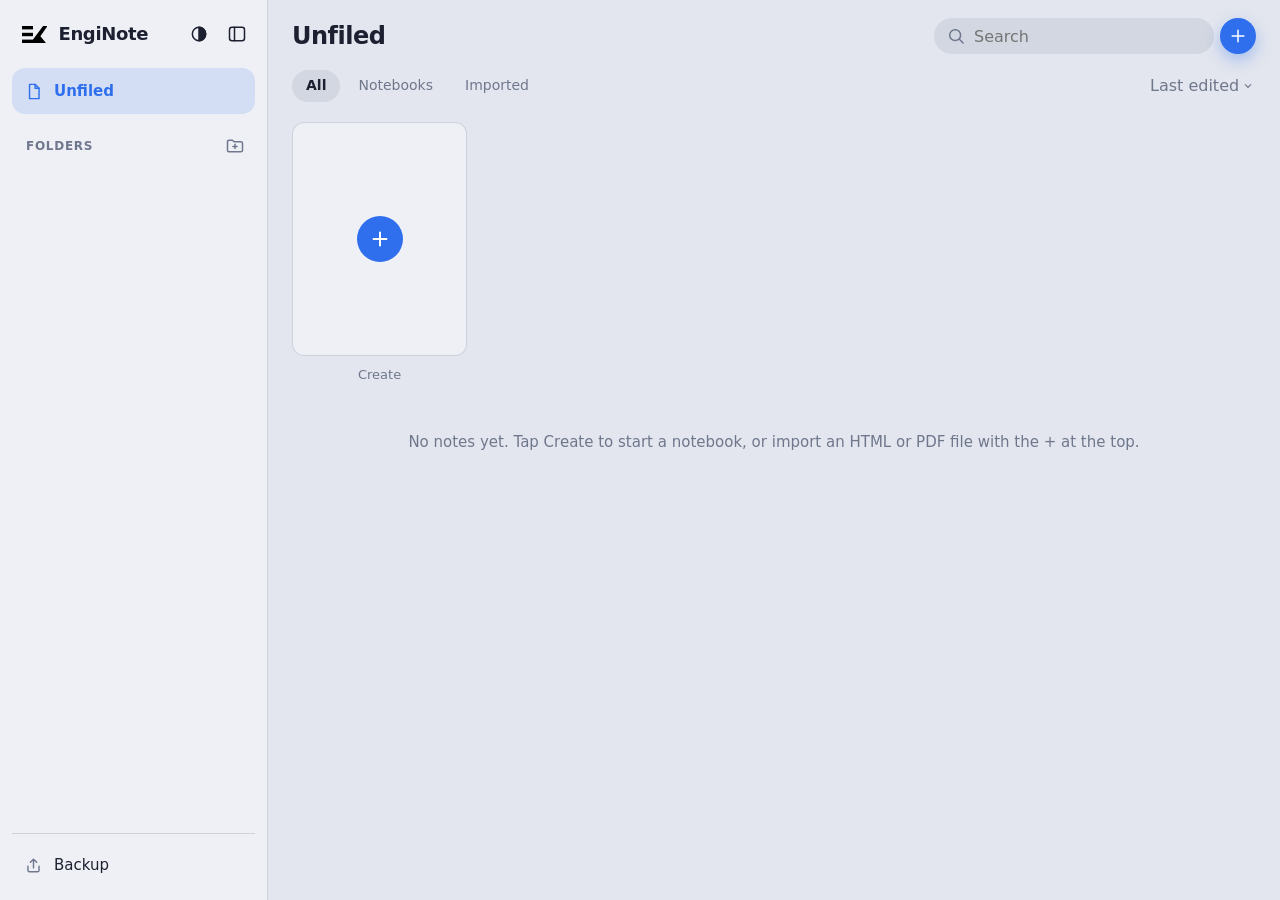
<file: index.html>
<!doctype html>
<html lang="en">
<head>
  <meta charset="utf-8">
  <meta name="viewport" content="width=device-width, initial-scale=1, maximum-scale=1, user-scalable=no">
  <!-- "Add to Home Screen" on iPad / Android opens the app with no browser bars at all. -->
  <meta name="mobile-web-app-capable" content="yes">
  <meta name="apple-mobile-web-app-capable" content="yes">
  <meta name="apple-mobile-web-app-title" content="EngiNote">
  <title>EngiNote</title>
  <!-- The Engikode icon, black on white. PNG for Safari (tab and home screen), SVG where it is supported. -->
  <link rel="icon" href="apple-touch-icon.png" type="image/png" sizes="180x180">
  <link rel="icon" href="icon.svg" type="image/svg+xml" sizes="any">
  <link rel="apple-touch-icon" href="apple-touch-icon.png">
  <link rel="stylesheet" href="style.css">
  <script>
    // Set the theme before first paint (no flash): the saved choice, else what the device prefers.
    let saved;
    try { saved = localStorage.getItem('theme'); } catch { /* storage blocked */ }
    document.documentElement.dataset.theme = saved || (matchMedia('(prefers-color-scheme: dark)').matches ? 'dark' : 'light');
  </script>
</head>
<body>

  <!-- Library (home): a sidebar (where notes live) beside the notes themselves. -->
  <div id="library">
    <aside id="side" aria-label="Library">
      <div class="side-top">
        <!-- The Engikode icon: the designer's shapes unchanged, coloured by the theme (black on light, white on dark). -->
        <svg class="mark" viewBox="0 0 457.26 304.89" aria-hidden="true"><polygon points="457.26 0 378.29 0 197.77 243.9 197.78 304.89 430.53 304.88 330.01 182.91 457.26 0"/><polygon points="197.77 182.93 197.77 121.95 197.77 121.95 0 121.95 0 121.95 0 182.93 0 182.93 197.77 182.93"/><rect y="243.9" width="263.68" height="60.99" rx="0" ry="0"/><polygon points="197.77 60.98 197.77 0 197.77 0 0 0 0 0 0 60.98 0 60.98 197.77 60.98"/></svg>
        <span class="side-brand">EngiNote</span>
        <button class="icon-btn theme-btn" type="button" title="Light / dark" aria-label="Switch between light and dark">
          <svg class="icon" viewBox="0 0 24 24" aria-hidden="true"><circle cx="12" cy="12" r="8"/><path d="M12 4a8 8 0 0 1 0 16z" fill="currentColor"/></svg>
        </button>
        <button id="side-hide" class="icon-btn" type="button" title="Hide the sidebar" aria-label="Hide the sidebar">
          <svg class="icon" viewBox="0 0 24 24" aria-hidden="true"><rect x="3" y="4" width="18" height="16" rx="3"/><path d="M9 4v16"/></svg>
        </button>
      </div>
      <nav class="side-nav">
        <button id="side-all" class="side-item" type="button">
          <svg class="icon" viewBox="0 0 24 24" aria-hidden="true"><path d="M7 3h7l5 5v13H7z"/><path d="M14 3v5h5"/></svg>
          <span>Unfiled</span><b class="side-count"></b>
        </button>
        <button id="side-videos" class="side-item" type="button" hidden>
          <svg class="icon" viewBox="0 0 24 24" aria-hidden="true"><rect x="3" y="6" width="13" height="12" rx="2"/><path d="M16 10.5l5-3v9l-5-3z"/></svg>
          <span>Recordings</span><b class="side-count"></b>
        </button>
        <div class="side-head">
          <span>Folders</span>
          <button id="side-new-folder" class="icon-btn" type="button" title="New folder" aria-label="New folder">
            <svg class="icon" viewBox="0 0 24 24" aria-hidden="true"><path d="M3 7a2 2 0 0 1 2-2h4l2 2h8a2 2 0 0 1 2 2v8a2 2 0 0 1-2 2H5a2 2 0 0 1-2-2z"/><path d="M12 10v5M9.5 12.5h5"/></svg>
          </button>
        </div>
        <div id="side-folders"></div>
      </nav>
      <div class="side-foot">
        <!-- Backup: one button, and a small menu to save everything to a file or load it back. -->
        <div id="backup-wrap" class="tool-wrap">
          <button id="backup-btn" class="side-item" type="button" aria-haspopup="true" aria-expanded="false">
            <svg class="icon" viewBox="0 0 24 24" aria-hidden="true"><path d="M12 15V4M8 8l4-4 4 4M5 13v5a2 2 0 0 0 2 2h10a2 2 0 0 0 2-2v-5"/></svg>
            <span>Backup</span>
          </button>
          <div class="flyout menu">
            <button id="backup-save" class="btn-secondary" type="button">Save a backup file</button>
            <button id="backup-load" class="btn-secondary" type="button">Restore from a file</button>
          </div>
        </div>
      </div>
    </aside>

    <div id="lib-main">
      <header class="lib-bar">
        <button id="side-show" class="icon-btn" type="button" title="Show the sidebar" aria-label="Show the sidebar">
          <svg class="icon" viewBox="0 0 24 24" aria-hidden="true"><rect x="3" y="4" width="18" height="16" rx="3"/><path d="M9 4v16"/></svg>
        </button>
        <!-- The title: where the library is looking. In a folder it is the folder's name (type to rename), with a way back and a way to delete the folder. -->
        <div id="folder-bar">
          <button id="folder-back" class="icon-btn" type="button" title="Back to all notes" aria-label="Back to all notes">
            <svg class="icon" viewBox="0 0 24 24" aria-hidden="true"><path d="M15 5l-7 7 7 7"/></svg>
          </button>
          <input id="folder-name" type="text" title="Rename folder" aria-label="Folder name" autocomplete="off" spellcheck="false">
          <button id="folder-delete" class="icon-btn" type="button" title="Delete this folder" aria-label="Delete this folder">
            <svg class="icon" viewBox="0 0 24 24" aria-hidden="true"><path d="M4 7h16M10 11v6M14 11v6M6 7l1 13h10l1-13M9 7V4h6v3"/></svg>
          </button>
        </div>
        <div class="lib-actions">
          <!-- Recordings only (the iPad app): choose several at once; the bin of deleted ones; and, inside the bin, emptying it. -->
          <div id="vid-tools">
            <button id="vid-select" class="btn-secondary" type="button">Select</button>
            <button id="vid-empty" class="btn-secondary danger" type="button">Empty</button>
            <button id="vid-bin" class="icon-btn" type="button" title="Recently deleted" aria-label="Recently deleted">
              <svg class="icon" viewBox="0 0 24 24" aria-hidden="true"><path d="M4 7h16M10 11v6M14 11v6M6 7l1 13h10l1-13M9 7V4h6v3"/></svg>
              <b id="vid-bin-count"></b>
            </button>
          </div>
          <!-- Find a note by its name. -->
          <div id="lib-find">
            <svg class="icon" viewBox="0 0 24 24" aria-hidden="true"><circle cx="11" cy="11" r="6.5"/><path d="M16 16l4.5 4.5"/></svg>
            <input id="search" type="search" placeholder="Search" aria-label="Search notes by name" autocomplete="off" spellcheck="false" enterkeyhint="search">
            <button id="search-clear" class="icon-btn" type="button" title="Clear the search" aria-label="Clear the search">
              <svg class="icon" viewBox="0 0 24 24" aria-hidden="true"><path d="M7 7l10 10M17 7L7 17"/></svg>
            </button>
          </div>
          <!-- Make something: a notebook, an import, a folder. -->
          <div id="add-note-wrap" class="tool-wrap">
            <button id="add-note" class="icon-btn" type="button" title="New" aria-label="New" aria-haspopup="true" aria-expanded="false">
              <svg class="icon" viewBox="0 0 24 24" aria-hidden="true"><path d="M12 5v14M5 12h14"/></svg>
            </button>
            <div class="flyout menu">
              <button id="new-notebook" class="btn-secondary" type="button">New notebook</button>
              <button id="import-btn" class="btn-secondary" type="button">Import HTML or PDF</button>
              <button id="new-folder" class="btn-secondary" type="button">New folder</button>
            </div>
          </div>
        </div>
      </header>
      <!-- Which notes to show, and in what order. -->
      <div class="lib-tabs">
        <div id="tabs" role="group" aria-label="Show">
          <button type="button" data-tab="all" aria-pressed="true">All</button>
          <button type="button" data-tab="notebook" aria-pressed="false">Notebooks</button>
          <button type="button" data-tab="import" aria-pressed="false">Imported</button>
        </div>
        <label id="sort-wrap">
          <select id="sort" title="Order of the notes" aria-label="Order of the notes">
            <option value="edited">Last edited</option>
            <option value="name">Name</option>
          </select>
          <svg class="icon" viewBox="0 0 24 24" aria-hidden="true"><path d="M8 10l4 4 4-4"/></svg>
        </label>
      </div>
      <main>
        <div id="grid">
          <button id="import-tile" type="button" title="New notebook">
            <span class="create-plus"><svg class="icon" viewBox="0 0 24 24" aria-hidden="true"><path d="M12 5v14M5 12h14"/></svg></span>
            <span class="create-label">Create</span>
          </button>
        </div>
        <p id="empty" hidden>No notes yet. Tap Create to start a notebook, or import an HTML or PDF file with the + at the top.</p>
      </main>
      <!-- What can be done to the chosen recordings; shown while choosing, and in Recently deleted. -->
      <div id="vid-bar" role="toolbar" aria-label="Chosen recordings" hidden>
        <span id="vid-count"></span>
        <button id="vid-all" class="btn-secondary" type="button">Select all</button>
        <button id="vid-share" class="btn-secondary" type="button">Share</button>
        <button id="vid-restore" class="btn-secondary" type="button">Restore</button>
        <button id="vid-delete" class="btn-secondary danger" type="button">Delete</button>
      </div>
    </div>
    <input id="file-input" type="file" accept=".html,.htm,text/html,.pdf,application/pdf" multiple hidden>
    <input id="backup-input" type="file" accept=".json,application/json" hidden>
  </div>

  <!-- New notebook: a blank note made of pages. notebook.js fills it in and reads it; a paper is described in pages.js.
       Each group of choices names the part of the paper it sets (data-key), each choice its value. -->
  <dialog id="notebook" aria-labelledby="nb-heading">
    <form method="dialog">
      <h2 id="nb-heading">New notebook</h2>
      <div class="nb-body">
        <!-- A picture of the page as it will be made. -->
        <div class="nb-picture" aria-hidden="true"><div id="nb-sheet"><div id="nb-page"></div></div></div>
        <div class="nb-options">
          <label class="nb-row">Title
            <input id="nb-title" type="text" placeholder="Untitled notebook" maxlength="120" autocomplete="off" spellcheck="false">
          </label>
          <div class="nb-row">Direction
            <div class="nb-choice" data-key="direction" role="group" aria-label="Direction">
              <button class="icon-btn chip" type="button" data-value="vertical">Vertical</button>
              <button class="icon-btn chip" type="button" data-value="horizontal">Horizontal</button>
            </div>
          </div>
          <div class="nb-row">Size
            <div class="nb-choice" data-key="size" role="group" aria-label="Size">
              <button class="icon-btn chip" type="button" data-value="A4">A4</button>
              <button class="icon-btn chip" type="button" data-value="Letter">Letter</button>
              <button class="icon-btn chip" type="button" data-value="16:9">16:9</button>
              <button class="icon-btn chip" type="button" data-value="4:3">4:3</button>
            </div>
          </div>
          <div class="nb-row">Template
            <div class="nb-choice" data-key="template" role="group" aria-label="Template">
              <button class="nb-tile" type="button" data-value="plain"><span></span>Plain</button>
              <button class="nb-tile" type="button" data-value="rule"><span></span>Rule</button>
              <button class="nb-tile" type="button" data-value="grid"><span></span>Grid</button>
              <button class="nb-tile" type="button" data-value="dot"><span></span>Dot</button>
              <button class="nb-tile" type="button" data-value="cornell"><span></span>Cornell</button>
              <button class="nb-tile" type="button" data-value="planner"><span></span>Planner</button>
            </div>
          </div>
          <div class="nb-row">Paper
            <div class="nb-choice" data-key="color" role="group" aria-label="Paper colour">
              <button class="icon-btn swatch" type="button" data-value="#ffffff" style="--c:#ffffff" title="White" aria-label="White"></button>
              <button class="icon-btn swatch" type="button" data-value="#fbf2d8" style="--c:#fbf2d8" title="Cream" aria-label="Cream"></button>
              <button class="icon-btn swatch" type="button" data-value="#111111" style="--c:#111111" title="Black" aria-label="Black"></button>
              <label class="icon-btn swatch custom" title="Another colour"><input id="nb-color" type="color" aria-label="Another paper colour"></label>
            </div>
          </div>
          <div class="nb-row">Lines
            <div class="nb-choice" data-key="line" role="group" aria-label="Line colour">
              <button class="icon-btn swatch" type="button" data-value="#c8ccd6" style="--c:#c8ccd6" title="Grey" aria-label="Grey"></button>
              <button class="icon-btn swatch" type="button" data-value="#a8c8f0" style="--c:#a8c8f0" title="Light blue" aria-label="Light blue"></button>
              <button class="icon-btn swatch" type="button" data-value="#e89a9a" style="--c:#e89a9a" title="Red" aria-label="Red"></button>
              <label class="icon-btn swatch custom" title="Another colour"><input id="nb-line" type="color" aria-label="Another line colour"></label>
            </div>
          </div>
          <label class="nb-row">Spacing
            <input id="nb-spacing" type="range" min="1" max="8" step="0.5">
          </label>
        </div>
      </div>
      <div class="nb-actions">
        <button id="nb-cancel" class="btn-secondary" type="button">Cancel</button>
        <!-- autofocus: else the title takes the focus as the dialog opens, and a tablet's keyboard comes up over it -->
        <button id="nb-create" class="btn-primary" value="create" autofocus>Create</button>
      </div>
    </form>
  </dialog>

  <!-- A file being imported: its own name to keep with one tap, or another to type. -->
  <dialog id="rename" aria-labelledby="rn-heading">
    <form method="dialog">
      <h2 id="rn-heading">Name this note</h2>
      <input id="rn-name" type="text" aria-label="Name" maxlength="120" autocomplete="off" spellcheck="false">
      <!-- Where it goes: Unfiled, or one of the folders. The device's own picker opens. -->
      <label id="rn-where">Save in
        <select id="rn-folder" aria-label="Save in"></select>
      </label>
      <div class="nb-actions">
        <button id="rn-skip" class="btn-secondary" type="button">Skip</button>
        <!-- autofocus: else the name takes the focus as the dialog opens, and a tablet's keyboard comes up over it -->
        <button class="btn-primary" value="ok" autofocus>Import</button>
      </div>
    </form>
  </dialog>

  <!-- Editor -->
  <div id="editor">
    <div id="toolbar">
      <div class="strip">
        <button id="back-btn" class="icon-btn" type="button" title="Back to library" aria-label="Back to library">
          <svg class="icon" viewBox="0 0 24 24" aria-hidden="true"><path d="M15 5l-7 7 7 7"/></svg>
        </button>
        <input id="note-name" type="text" title="Rename note" aria-label="Note name" autocomplete="off" spellcheck="false">
      </div>

      <div class="strip">
        <!-- The pens: one button each, made by app.js from the saved list. Tapping the pen in use opens its settings (#pen-panel). -->
        <div id="pens" class="group" role="group" aria-label="Pens"></div>
        <div id="add-wrap" class="tool-wrap">
          <button id="add-pen" class="icon-btn" type="button" title="Add a pen" aria-label="Add a pen" aria-haspopup="true" aria-expanded="false">
            <svg class="icon" viewBox="0 0 24 24" aria-hidden="true"><path d="M12 5v14M5 12h14"/></svg>
          </button>
          <div class="flyout menu">
            <button class="btn-secondary" type="button" data-add="pen">Pen</button>
            <button class="btn-secondary" type="button" data-add="flow">Flow pen</button>
            <button class="btn-secondary" type="button" data-add="glow">Glow pen</button>
            <button class="btn-secondary" type="button" data-add="highlighter">Highlighter</button>
            <button class="btn-secondary" type="button" data-add="laser">Laser</button>
          </div>
        </div>
        <span class="sep"></span>
        <div class="group" role="group" aria-label="Tools">
          <!-- The eraser and its size slider, which flies out when the eraser is tapped while already selected. -->
          <div id="eraser-wrap" class="tool-wrap">
            <button class="icon-btn" type="button" data-tool="eraser" title="Eraser (E). Tap again to set its size" aria-label="Eraser" aria-haspopup="true" aria-expanded="false">
              <svg class="icon" viewBox="0 0 24 24" aria-hidden="true"><path d="M8 19l-4-4 9-10 7 7-7 7H8z"/><path d="M8.5 10l7 6.5"/><path d="M13 19h7"/></svg>
            </button>
            <div class="flyout">
              <span class="dot-box"><span id="eraser-dot"></span></span>
              <input id="eraser-range" type="range" min="4" max="40" step="1" value="8" aria-label="Eraser size">
            </div>
          </div>
          <button id="auto-erase" class="icon-btn chip" type="button" aria-pressed="false" hidden
            title="Auto-deselect: go back to the previous tool after erasing" aria-label="Auto-deselect the eraser after use">Auto</button>
          <button class="icon-btn" type="button" data-tool="hand" title="Hand (V)" aria-label="Hand">
            <svg class="icon" viewBox="0 0 24 24" aria-hidden="true"><path d="M18 11V6a2 2 0 0 0-4 0"/><path d="M14 10V4a2 2 0 0 0-4 0v2"/><path d="M10 10.5V6a2 2 0 0 0-4 0v8"/><path d="M18 8a2 2 0 1 1 4 0v6a8 8 0 0 1-8 8h-2c-2.8 0-4.5-.86-5.99-2.34l-3.6-3.6a2 2 0 0 1 2.83-2.82L7 15"/></svg>
          </button>
          <!-- Text (T): tap the page to type. Tapped again, a flyout sets the size of the letters. -->
          <div id="text-wrap" class="tool-wrap">
            <button class="icon-btn" type="button" data-tool="text" title="Text (T): tap the page and type. Tap again to set its size" aria-label="Text" aria-haspopup="true" aria-expanded="false">
              <svg class="icon" viewBox="0 0 24 24" aria-hidden="true"><path d="M5 7V4.5h14V7M12 4.5V20M9 20h6"/></svg>
            </button>
            <div class="flyout">
              <span id="text-sample" aria-hidden="true">Aa</span>
              <input id="text-range" type="range" min="16" max="96" step="2" value="28" aria-label="Text size">
            </div>
          </div>
          <button id="image-btn" class="icon-btn" type="button" title="Add a picture from Photos or Files" aria-label="Add a picture">
            <svg class="icon" viewBox="0 0 24 24" aria-hidden="true"><rect x="3" y="4" width="18" height="16" rx="3"/><circle cx="9" cy="10" r="1.6"/><path d="M4 18l5-5 4 4 3-3 4 4"/></svg>
          </button>
          <button class="icon-btn" type="button" data-tool="lasso" title="Lasso (L): circle some ink to move, resize, recolour or delete it" aria-label="Lasso">
            <svg class="icon" viewBox="0 0 24 24" aria-hidden="true"><path d="M7 22a5 5 0 0 1-2-4"/><path d="M3.3 14A6.8 6.8 0 0 1 2 10c0-4.4 4.5-8 10-8s10 3.6 10 8-4.5 8-10 8a12 12 0 0 1-5-1"/><circle cx="5" cy="16" r="2"/></svg>
          </button>
          <!-- Calculator (calc.js): a scientific calculator, like a Casio fx-991ES Plus, floating over the note. -->
          <button id="calc-btn" class="icon-btn" type="button" aria-pressed="false" title="Calculator: a scientific one, with fractions, that floats over the note" aria-label="Calculator">
            <svg class="icon" viewBox="0 0 24 24" aria-hidden="true"><rect x="5" y="2.5" width="14" height="19" rx="3"/><rect x="8" y="5.5" width="8" height="3.6" rx="1"/><path d="M8.5 13h.01M12 13h.01M15.5 13h.01M8.5 16.5h.01M12 16.5h.01M15.5 16.5h.01" stroke-width="2.4"/></svg>
          </button>
          <!-- Browser (browser.js): the iPad app puts a web browser over the note, to show a site, e.g. the course. -->
          <button id="browser-btn" class="icon-btn app-only" type="button" aria-pressed="false" title="Browser: open a website in place of the note" aria-label="Browser">
            <svg class="icon" viewBox="0 0 24 24" aria-hidden="true"><circle cx="12" cy="12" r="9"/><path d="M3 12h18M12 3c2.6 2.6 3.9 5.6 3.9 9s-1.3 6.4-3.9 9c-2.6-2.6-3.9-5.6-3.9-9S9.4 5.6 12 3z"/></svg>
          </button>
          <button id="finger-btn" class="icon-btn chip" type="button" aria-pressed="false"
            title="Draw with a finger. Off: fingers scroll and zoom, only a stylus or mouse draws" aria-label="Draw with a finger">F</button>
        </div>
        <span class="sep"></span>
        <div class="group" role="group" aria-label="History">
          <button id="undo-btn" class="icon-btn" type="button" title="Undo (Ctrl+Z)" aria-label="Undo" disabled>
            <svg class="icon" viewBox="0 0 24 24" aria-hidden="true"><path d="M9 14L4 9l5-5"/><path d="M4 9h10a6 6 0 0 1 0 12h-3"/></svg>
          </button>
          <button id="redo-btn" class="icon-btn" type="button" title="Redo (Ctrl+Shift+Z)" aria-label="Redo" disabled>
            <svg class="icon" viewBox="0 0 24 24" aria-hidden="true"><path d="M15 14l5-5-5-5"/><path d="M20 9H10a6 6 0 0 0 0 12h3"/></svg>
          </button>
        </div>
        <span class="sep"></span>
        <div class="group" role="group" aria-label="View">
          <button id="full-btn" class="icon-btn" type="button" title="Full screen (F)" aria-label="Full screen" aria-pressed="false">
            <svg class="icon" viewBox="0 0 24 24" aria-hidden="true"><path d="M4 9V4h5M20 9V4h-5M4 15v5h5M20 15v5h-5"/></svg>
          </button>
          <button id="wide-btn" class="icon-btn chip" type="button" aria-pressed="false"
            title="Lecture mode: the app in a 16:9 window, with what Settings says for lecture mode" aria-label="Lecture mode, 16 by 9 window">16:9</button>
          <!-- Add space (space.js): marks where a blank page or a gap can be put into the note, and puts it there. -->
          <button id="space-btn" class="icon-btn" type="button" aria-pressed="false"
            title="Add space: a blank page, or a gap in the note, with the ink below moving down" aria-label="Add space">
            <svg class="icon" viewBox="0 0 24 24" aria-hidden="true"><path d="M4 4h16M4 20h16M12 8v8M8 12h8"/></svg>
          </button>
          <!-- Promo cover (cover.js): a title page for EngiKode (channel, website, courses) in front of the note. Off by default now: the intro video in Studio is the title of a recording. -->
          <button id="promo-btn" class="icon-btn" type="button" aria-pressed="false"
            title="Promo cover: a title page with the channel, website and courses, in front of this note (the intro video in Studio does this for recordings)" aria-label="Promo cover">
            <svg class="icon" viewBox="0 0 24 24" aria-hidden="true"><rect x="3" y="5" width="18" height="14" rx="2"/><path d="M7 15h5M7 11h10"/></svg>
          </button>
          <!-- Pages (thumbs.js): a column of small pictures of the pages of a notebook or a PDF, to jump between them, move them and change them. -->
          <button id="pages-btn" class="icon-btn" type="button" aria-pressed="false" hidden
            title="Pages: see them all, jump to one, move, copy or delete them" aria-label="Pages">
            <svg class="icon" viewBox="0 0 24 24" aria-hidden="true"><rect x="8" y="3" width="12" height="14" rx="2"/><path d="M5 7v11a3 3 0 0 0 3 3h9"/></svg>
          </button>
          <!-- Export (export.js): the note with its ink, as a PDF. -->
          <button id="export-btn" class="icon-btn" type="button" title="Export the note, with its ink, as a PDF" aria-label="Export as PDF">
            <svg class="icon" viewBox="0 0 24 24" aria-hidden="true"><path d="M12 15V4M8 8l4-4 4 4M5 13v5a2 2 0 0 0 2 2h10a2 2 0 0 0 2-2v-5"/></svg>
          </button>
          <!-- Settings: the pen's shadow, and what the Apple Pencil's double-tap and squeeze do. -->
          <div id="settings-wrap" class="tool-wrap">
            <button id="settings-btn" class="icon-btn" type="button" title="Settings: the pen, the Apple Pencil's shortcuts and lecture mode" aria-label="Settings" aria-haspopup="true" aria-expanded="false">
              <svg class="icon" viewBox="0 0 24 24" aria-hidden="true"><path d="M4 7h9M19 7h1M4 17h1M11 17h9"/><circle cx="16" cy="7" r="2.5"/><circle cx="8" cy="17" r="2.5"/></svg>
            </button>
            <div class="flyout settings">
              <div class="set-row"><span>Pen shadow</span><button id="ghost-btn" class="icon-btn chip" type="button" aria-pressed="true" title="Show a faint shadow of the Apple Pencil while it hovers over the page">On</button></div>
              <label class="set-row"><span>Pencil double-tap</span><select id="pencil-tap" aria-label="Apple Pencil double-tap"></select></label>
              <label class="set-row"><span>Pencil squeeze</span><select id="pencil-squeeze" aria-label="Apple Pencil squeeze"></select></label>
              <div class="set-row"><span>Page follows pen</span><button id="follow-btn" class="icon-btn chip" type="button" aria-pressed="true" title="When you finish writing near the bottom of the screen, the note slides up so the writing sits higher">On</button></div>
              <div class="set-row"><span>Note tabs</span><button id="tabs-btn" class="icon-btn chip" type="button" aria-pressed="true" title="Show the strip of open notes under the toolbar">On</button></div>
              <!-- Lecture mode: what the 16:9 button also does when it is switched on (app.js). The rows marked app-only need the iPad app. -->
              <p class="set-head">Lecture mode (16:9)</p>
              <div class="set-row app-only"><span>Camera bubble</span><button id="lec-cam" class="icon-btn chip" type="button" aria-pressed="false" title="Open the camera bubble with lecture mode">Off</button></div>
              <div class="set-row"><span>Full screen</span><button id="lec-full" class="icon-btn chip" type="button" aria-pressed="false" title="Go full screen with lecture mode">Off</button></div>
              <div class="set-row app-only"><span>Check before recording</span><button id="precheck-btn" class="icon-btn chip" type="button" aria-pressed="true" title="Before the countdown, show the microphone, the room left and the battery">On</button></div>
              <!-- The app itself (iPad app): how long its signature lasts, and a reload for a screen that hangs. -->
              <p class="set-head app-only">The app</p>
              <div class="set-row app-only"><span id="sig-text">Signature</span><button id="sig-btn" class="icon-btn chip" type="button" title="With the iPad on the cable to the PC, and the EngiNote updater running there: the PC renews the app so that it keeps opening">Refresh</button></div>
              <div class="set-row app-only"><span>If the screen hangs</span><button id="reload-btn" class="icon-btn chip" type="button" title="Load the app's screen again. Your notes are kept; not while recording">Reload</button></div>
            </div>
          </div>
          <button class="icon-btn fit-btn rail-only" type="button" title="Fit width" aria-label="Fit width">
            <svg class="icon" viewBox="0 0 24 24" aria-hidden="true"><path d="M4 4v16M20 4v16M8 12h8M8 12l3-3M8 12l3 3M16 12l-3-3M16 12l-3 3"/></svg>
          </button>
        </div>
      </div>

      <div class="strip" role="group" aria-label="Zoom">
        <button id="zoom-out" class="icon-btn" type="button" title="Zoom out" aria-label="Zoom out">
          <svg class="icon" viewBox="0 0 24 24" aria-hidden="true"><path d="M5 12h14"/></svg>
        </button>
        <button id="zoom-label" type="button" title="Reset zoom to 100%" aria-label="Reset zoom to 100%">100%</button>
        <button id="zoom-in" class="icon-btn" type="button" title="Zoom in" aria-label="Zoom in">
          <svg class="icon" viewBox="0 0 24 24" aria-hidden="true"><path d="M5 12h14M12 5v14"/></svg>
        </button>
        <button id="zoom-fit" class="icon-btn fit-btn" type="button" title="Fit width" aria-label="Fit width">
          <svg class="icon" viewBox="0 0 24 24" aria-hidden="true"><path d="M4 4v16M20 4v16M8 12h8M8 12l3-3M8 12l3 3M16 12l-3-3M16 12l-3 3"/></svg>
        </button>
        <button class="icon-btn theme-btn" type="button" title="Light / dark" aria-label="Switch between light and dark">
          <svg class="icon" viewBox="0 0 24 24" aria-hidden="true"><circle cx="12" cy="12" r="8"/><path d="M12 4a8 8 0 0 1 0 16z" fill="currentColor"/></svg>
        </button>
      </div>

      <!-- The small arrow at the toolbar's edge: it puts the tools away, and brings them back (body.tools-off in style.css). -->
      <button id="tools-toggle" type="button" aria-pressed="false">
        <svg class="icon" viewBox="0 0 24 24" aria-hidden="true"><path d="M6 15l6-6 6 6"/></svg>
      </button>
    </div>

    <!-- The notes that are open (tabs.js; app.js opens and saves them): a strip under the toolbar.
         Not shown in the 16:9 window, nor with the tools put away. -->
    <div id="note-tabs" class="strip" role="group" aria-label="Open notes">
      <div id="note-tab-list" role="tablist"></div>
    </div>

    <!-- The window onto the note. It does not scroll: app.js moves #mover inside it and scales #page (see "the view" there). -->
    <div id="scroller">
      <div id="mover">
        <div id="page">
          <!-- No allow-scripts: imported files are untrusted. scrolling="no" keeps a scrollbar from narrowing the layout. -->
          <iframe id="frame" sandbox="allow-same-origin" scrolling="no" tabindex="-1" title="Imported document"></iframe>
          <!-- Text boxes and pictures (items.js): over the paper, under the ink. -->
          <div id="items"></div>
          <svg id="ink"></svg>
        </div>
      </div>
      <div id="scrollbar" hidden></div>
    </div>

    <!-- The pages of the open notebook or PDF (thumbs.js). It floats over the note's left edge. -->
    <aside id="pages-panel" aria-label="Pages" hidden>
      <div id="pages-list" role="list"></div>
    </aside>
    <div id="page-menu" role="menu" hidden></div>
    <!-- Where the toolbar's flyouts (eraser size, text size, new pen, settings) are shown: the strip they
         hang from slides sideways, and would cut them off. app.js moves them here and places them (flyout). -->
    <div id="flyouts"></div>

    <!-- What can be done with the ink the lasso holds: a new colour, or the bin. app.js puts the pen
         panel's colours in before the bin; lasso.js keeps the bar by the selection. -->
    <div id="lasso-bar" class="strip" role="group" aria-label="Selected ink" hidden>
      <button id="lasso-delete" class="icon-btn" type="button" title="Delete the selected ink" aria-label="Delete the selected ink">
        <svg class="icon" viewBox="0 0 24 24" aria-hidden="true"><path d="M4 7h16M10 11v6M14 11v6M6 7l1 13h10l1-13M9 7V4h6v3"/></svg>
      </button>
    </div>

    <!-- The calculator (calc.js): shown by the toolbar's calculator button, dragged by its handle, put away to
         a chip with the dash, closed with the cross. calc.js makes the keys and places the pane. -->
    <div id="calc" role="dialog" aria-label="Calculator" hidden>
      <div class="calc-head">
        <button id="calc-min" class="calc-hb" type="button" title="Shrink to a chip, or open again" aria-label="Shrink the calculator">
          <svg class="icon" viewBox="0 0 24 24" aria-hidden="true"><path d="M6 12h12"/><path class="v" d="M12 6v12"/></svg>
        </button>
        <div id="calc-grip" title="Drag to move"><span class="bar"></span><output id="calc-mini"></output></div>
        <button id="calc-close" class="calc-hb" type="button" title="Close" aria-label="Close the calculator">
          <svg class="icon" viewBox="0 0 24 24" aria-hidden="true"><path d="M7 7l10 10M17 7L7 17"/></svg>
        </button>
      </div>
      <div id="calc-disp"><div id="calc-ex"></div><div id="calc-re"></div></div>
      <div id="calc-keys"></div>
    </div>

    <!-- The settings of the pen in use. app.js fills it in and places it beside that pen's button. -->
    <div id="pen-panel" role="dialog" aria-label="Pen settings" hidden>
      <div class="panel-head">
        <strong id="pen-type"></strong>
        <button id="pen-remove" class="icon-btn" type="button" title="Remove this pen" aria-label="Remove this pen">
          <svg class="icon" viewBox="0 0 24 24" aria-hidden="true"><path d="M4 7h16M10 11v6M14 11v6M6 7l1 13h10l1-13M9 7V4h6v3"/></svg>
        </button>
      </div>
      <label class="panel-row">Thickness <output id="pen-size-out"></output>
        <input id="pen-size" type="range" min="1" max="12" step="0.5">
      </label>
      <label class="panel-row">Opacity <output id="pen-opacity-out"></output>
        <input id="pen-opacity" type="range" min="10" max="100" step="5">
      </label>
      <!-- How much the pen steadies the hand: its ink trails the tip by this much. 0: not at all. -->
      <label class="panel-row" title="Steadies the line: higher is smoother and trails the tip more">Stability <output id="pen-stability-out"></output>
        <input id="pen-stability" type="range" min="0" max="10" step="1">
      </label>
      <div id="pen-colors" role="group" aria-label="Colour">
        <button class="icon-btn swatch" type="button" data-color="#111111" style="--c:#111111" title="Black" aria-label="Black"></button>
        <button class="icon-btn swatch" type="button" data-color="#ffffff" style="--c:#ffffff" title="White" aria-label="White"></button>
        <button class="icon-btn swatch" type="button" data-color="#e03131" style="--c:#e03131" title="Red" aria-label="Red"></button>
        <button class="icon-btn swatch" type="button" data-color="#ff1744" style="--c:#ff1744" title="Bright red" aria-label="Bright red"></button>
        <button class="icon-btn swatch" type="button" data-color="#1c7ed6" style="--c:#1c7ed6" title="Blue" aria-label="Blue"></button>
        <button class="icon-btn swatch" type="button" data-color="#2f9e44" style="--c:#2f9e44" title="Green" aria-label="Green"></button>
        <button class="icon-btn swatch" type="button" data-color="#f08c00" style="--c:#f08c00" title="Orange" aria-label="Orange"></button>
        <button class="icon-btn swatch" type="button" data-color="#ffea00" style="--c:#ffea00" title="Bright yellow" aria-label="Bright yellow"></button>
        <button class="icon-btn swatch" type="button" data-color="#7048e8" style="--c:#7048e8" title="Purple" aria-label="Purple"></button>
        <!-- Any other colour: the device's own colour picker, behind the rainbow button. -->
        <label class="icon-btn swatch custom" title="Another colour"><input id="pen-custom" type="color" aria-label="Another colour"></label>
      </div>
    </div>
  </div>

  <!-- Screen recording: only in the iPad app (the page cannot record by itself). With the 16:9 window on,
       the video is that window and the bar sits in the black band under it, never in the picture.
       Without it the video is the whole screen, bar included. -->
  <div id="rec-bar" class="strip" role="group" aria-label="Screen recording">
    <!-- First comes what is left when the bar is put away in the corner: this button (then a red dot)
         and, while recording, the clock. The bar opens out of them, and closes back to them. -->
    <button id="rec-min" class="icon-btn" type="button" aria-pressed="false" aria-label="Put the recording bar away">
      <svg class="icon" viewBox="0 0 24 24" aria-hidden="true"><path d="M14 7l-5 5 5 5"/></svg><span class="rec-dot"></span>
    </button>
    <output id="rec-time" aria-label="Recorded so far">0:00:00</output>
    <button id="rec-btn" class="icon-btn chip" type="button" aria-pressed="false" title="Record a video: the 16:9 window if it is on, else the whole screen"><span class="rec-dot"></span><span id="rec-label">Record</span></button>
    <button id="rec-pause" class="icon-btn chip" type="button" aria-pressed="false" title="Pause: nothing is recorded until you resume">Pause</button>
    <button id="rec-count-btn" class="icon-btn chip" type="button" aria-pressed="true" title="Count down 3, 2, 1 before a recording starts" aria-label="Count down before recording">3s</button>
    <button id="rec-mic" class="icon-btn chip" type="button" aria-pressed="true" title="Record your voice with the screen" aria-label="Record the microphone">Mic</button>
    <button id="rec-enhance" class="icon-btn chip" type="button" aria-pressed="false" title="Enhance voice: take the background noise out of your voice" aria-label="Enhance voice">Enhance</button>
    <!-- On: when the recording stops, the EngiKode intro goes before it and the outro after it, by copying (no
         new video is made: ios/App/StudioWrap.swift). It can be taken off again from the recording's card. -->
    <button id="rec-wrap" class="icon-btn chip" type="button" aria-pressed="false" title="Intro and outro: put the EngiKode intro before the recording and the outro after it, as soon as you stop" aria-label="Add the intro and outro when the recording stops">Intro</button>
    <!-- On: when the recording stops it is made again as HEVC, which takes about half the room with the same picture,
         60 frames a second and the same sound (ios/App/StudioShrink.swift). It takes a few minutes for an hour of lecture. -->
    <button id="rec-shrink" class="icon-btn chip" type="button" aria-pressed="false" title="Shrink: when you stop, make the video smaller (about half the size, the same picture and 60 frames a second). It takes a few minutes: keep EngiNote open" aria-label="Shrink the recording when it stops">Shrink</button>
    <!-- Intro here: there while paused. Tapped, the intro goes into the video at the very point it was paused
         (the app says where that is: Recorder.swift, writtenSeconds), and the button shows that time from then on. -->
    <button id="rec-intro-here" class="icon-btn chip" type="button" aria-pressed="false" title="Put the intro into the video here, where it is paused">Intro here</button>
    <!-- Mic check: switched on, the little picture beside it moves with what the microphone hears
         (as it would be recorded: through Enhance, if that is on). It stays through a recording. -->
    <button id="rec-check" class="icon-btn" type="button" aria-pressed="false" title="Mic check: show the sound the microphone is picking up" aria-label="Mic check">
      <svg class="icon" viewBox="0 0 24 24" aria-hidden="true"><path d="M4 10v4M8 7v10M12 4v16M16 8v8M20 10v4"/></svg>
    </button>
    <canvas id="rec-waves" width="116" height="56" aria-hidden="true"></canvas>
    <!-- The camera bubble: the front camera's picture, floating over the app (the app draws it, not
         the page: ios/App/CameraBubble.swift). The second button, there while the bubble is, changes its shape. -->
    <button id="rec-cam" class="icon-btn" type="button" aria-pressed="false" title="Camera bubble: show yourself in a corner. Drag it to move it, pinch to resize" aria-label="Camera bubble">
      <svg class="icon" viewBox="0 0 24 24" aria-hidden="true"><rect x="3" y="6" width="13" height="12" rx="2"/><path d="M16 10.5l5-3v9l-5-3z"/></svg>
    </button>
    <button id="rec-shape" class="icon-btn" type="button" data-shape="circle" title="Change the shape of the camera bubble" aria-label="Change the shape of the camera bubble"><span></span></button>
    <!-- The values are the names Recorder.swift knows. Sizes are what an hour comes to at most. -->
    <select id="rec-quality" title="Video quality, and the most an hour of it takes up" aria-label="Video quality">
      <option value="high">High 1080p 60 · 6.3 GB/h</option>
      <option value="standard" selected>Standard 1080p 60 · 3.2 GB/h</option>
      <option value="small">Small 720p 60 · 1.4 GB/h</option>
    </select>
  </div>

  <!-- The countdown before a recording: app.js lays it over the note's window and puts 3, 2, 1 in it. -->
  <div id="rec-count" role="status" aria-label="Recording starts in" hidden></div>
  <!-- The check before recording (app.js; Settings turns it off): the microphone, the room left on the iPad and the battery, then Start. -->
  <div id="precheck" hidden>
    <div class="pc-card" role="dialog" aria-labelledby="pc-title">
      <h3 id="pc-title">Ready to record?</h3>
      <div class="pc-row"><span>Microphone</span><canvas id="pc-waves" width="116" height="56" aria-hidden="true"></canvas><b id="pc-mic"></b></div>
      <div class="pc-row"><span>Room</span><b id="pc-room">Checking…</b></div>
      <div class="pc-row"><span>Battery</span><b id="pc-battery">Checking…</b></div>
      <div class="pc-buttons"><button id="pc-cancel" class="btn-secondary" type="button">Cancel</button><button id="pc-start" class="btn-primary" type="button">Start</button></div>
    </div>
  </div>

  <input id="image-input" type="file" accept="image/*" hidden>
  <!-- A long press with a finger on the page: paste the picture that was copied, there (app.js). -->
  <button id="paste-pill" class="btn-secondary" type="button" hidden>Paste picture</button>
  <p id="message" role="status" hidden></p>

  <!-- What the pens in the tray are painted with (app.js, penPicture): a dark barrel, bright metal,
       and a shade laid over coloured parts to make them round. Each runs across the pen. -->
  <svg width="0" height="0" style="position:absolute" aria-hidden="true" focusable="false">
    <defs>
      <linearGradient id="pen-barrel"><stop offset="0" stop-color="#1b1d23"/><stop offset=".28" stop-color="#565c6b"/><stop offset=".42" stop-color="#7d8496"/><stop offset=".62" stop-color="#454a57"/><stop offset="1" stop-color="#15171c"/></linearGradient>
      <linearGradient id="pen-metal"><stop offset="0" stop-color="#7f8594"/><stop offset=".3" stop-color="#f4f6fa"/><stop offset=".5" stop-color="#cfd3dc"/><stop offset=".78" stop-color="#9299a8"/><stop offset="1" stop-color="#666c7a"/></linearGradient>
      <linearGradient id="pen-shade"><stop offset="0" stop-color="#000" stop-opacity=".22"/><stop offset=".3" stop-color="#fff" stop-opacity=".42"/><stop offset=".5" stop-color="#fff" stop-opacity="0"/><stop offset="1" stop-color="#000" stop-opacity=".34"/></linearGradient>
    </defs>
  </svg>

  <template id="card-template">
    <div class="card">
      <button class="card-open" type="button">
        <span class="card-thumb"><svg class="icon" viewBox="0 0 24 24" aria-hidden="true"><path d="M7 3h7l5 5v13H7z"/><path d="M14 3v5h5"/></svg></span>
        <span class="card-name"></span>
        <span class="card-date"></span>
      </button>
      <!-- Over the picture's corner: one button that opens the card's three (duplicate, move, delete). -->
      <button class="icon-btn card-more" type="button" title="More" aria-label="More" aria-expanded="false">
        <svg class="icon" viewBox="0 0 24 24" aria-hidden="true"><circle cx="5" cy="12" r="1.2"/><circle cx="12" cy="12" r="1.2"/><circle cx="19" cy="12" r="1.2"/></svg>
      </button>
      <div class="card-actions">
        <button class="icon-btn card-copy" type="button" title="Duplicate note" aria-label="Duplicate note">
          <svg class="icon" viewBox="0 0 24 24" aria-hidden="true"><rect x="9" y="9" width="11" height="11" rx="2"/><path d="M15 9V6a2 2 0 0 0-2-2H6a2 2 0 0 0-2 2v7a2 2 0 0 0 2 2h3"/></svg>
        </button>
        <!-- The select is invisible and covers the icon: tapping it opens the device's own picker. -->
        <label class="icon-btn card-move" title="Move to a folder">
          <svg class="icon" viewBox="0 0 24 24" aria-hidden="true"><path d="M3 7a2 2 0 0 1 2-2h4l2 2h8a2 2 0 0 1 2 2v8a2 2 0 0 1-2 2H5a2 2 0 0 1-2-2z"/><path d="M9.5 13h5M12.5 11l2 2-2 2"/></svg>
          <select aria-label="Move to a folder"></select>
        </label>
        <button class="icon-btn card-delete" type="button" title="Delete note" aria-label="Delete note">
          <svg class="icon" viewBox="0 0 24 24" aria-hidden="true"><path d="M4 7h16M10 11v6M14 11v6M6 7l1 13h10l1-13M9 7V4h6v3"/></svg>
        </button>
      </div>
    </div>
  </template>

  <script type="module" src="app.js"></script>
</body>
</html>
</file>
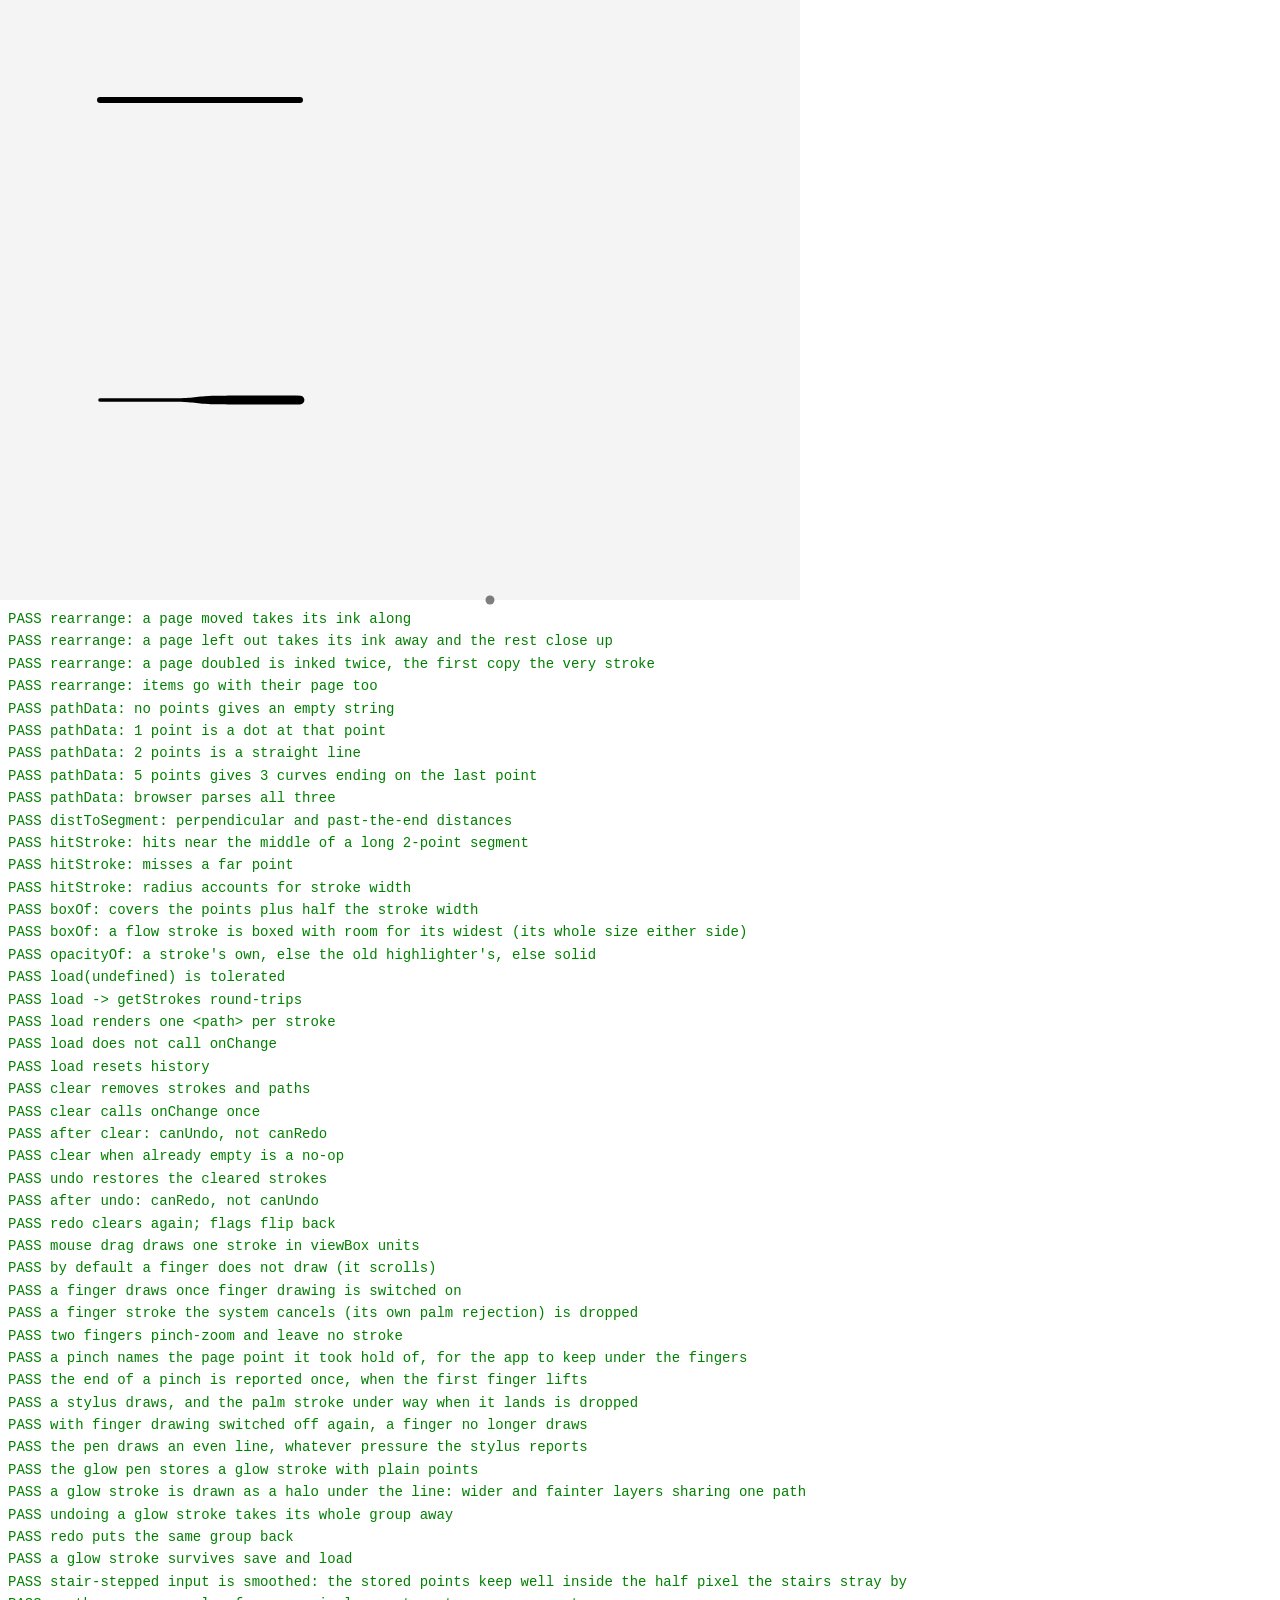
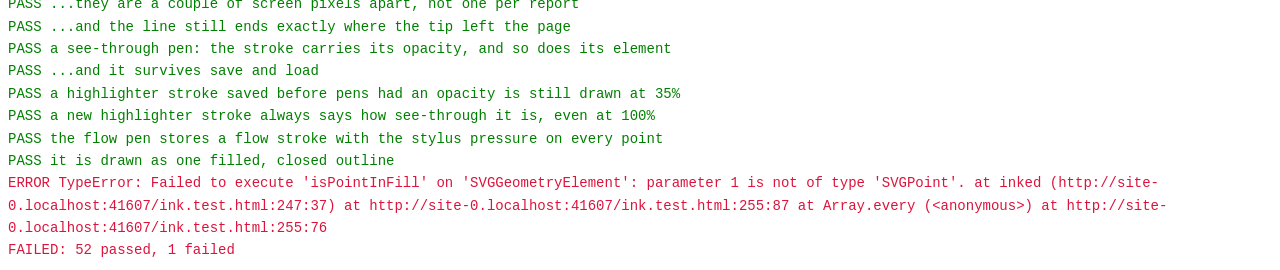
<file: ink.test.html>
<!doctype html>
<meta charset="utf-8">
<title>ink.js checks</title>
<!-- Open through the app's http server: browsers refuse module imports from file:// -->
<body style="font: 14px/1.6 monospace; margin: 0; padding: 0">
<svg id="s" viewBox="0 0 400 300" style="display:block; width:800px; height:600px; background:#f4f4f4"></svg>
<div id="out" style="padding: 8px"></div>
<script type="module">
import { createInk, pathData, boxOf, hitStroke, distToSegment, opacityOf } from './ink.js';
import { createLasso, inLoop, pick, reshape } from './lasso.js';
import { recognise, aim } from './shapes.js';
import { rearrange } from './pages.js';

const out = document.getElementById('out');
let passed = 0, failed = 0;
function line(text, ok) {
  const div = document.createElement('div');
  div.textContent = text;
  div.style.color = ok ? 'green' : 'crimson';
  out.appendChild(div);
}
function check(name, ok) {
  console.assert(ok, name);
  ok ? passed++ : failed++;
  line(`${ok ? 'PASS' : 'FAIL'}  ${name}`, ok);
}

try {
  // --- pages: reordering, doubling and dropping carry the ink with them ---
  {
    const doc = { pages: [{ h: 100 }, { h: 100 }, { h: 100 }] };
    const a = { tool: 'pen', color: 'a', size: 1, points: [[0, 10]] }, b = { ...a, color: 'b', points: [[0, 110]] }, c = { ...a, color: 'c', points: [[0, 210]] };
    const y = r => r.strokes.map(s => s.color + s.points[0][1]).join(' ');
    check('rearrange: a page moved takes its ink along', y(rearrange(doc, [a, b, c], [], [2, 0, 1])) === 'c10 a110 b210');
    check('rearrange: a page left out takes its ink away and the rest close up', y(rearrange(doc, [a, b, c], [], [0, 2])) === 'a10 c110');
    check('rearrange: a page doubled is inked twice, the first copy the very stroke', (r => y(r) === 'a10 b110 b210 c310' && r.strokes[0] === a && r.pages.length === 4)(rearrange(doc, [a, b, c], [], [0, 1, 1, 2])));
    check('rearrange: items go with their page too', rearrange(doc, [], [{ y: 150, h: 10 }], [1, 1]).items.map(i => i.y).join() === '50,150');
  }

  // --- geometry ---
  const clean = d => !/NaN|undefined|null/.test(d);
  const d1 = pathData([[10, 20]]);
  const d2 = pathData([[10, 20], [30, 40]]);
  const d5 = pathData([[0, 0], [10, 5], [20, 0], [30.5, 5], [40, 0]]);
  check('pathData: no points gives an empty string', pathData([]) === '');
  check('pathData: 1 point is a dot at that point', d1.startsWith('M10 20') && d1.length > 'M10 20'.length && clean(d1));
  check('pathData: 2 points is a straight line', d2 === 'M10 20L30 40');
  check('pathData: 5 points gives 3 curves ending on the last point',
    d5.startsWith('M0 0Q') && d5.split('Q').length - 1 === 3 && d5.endsWith('L40 0') && clean(d5));

  // The browser's own path parser is the real judge of "well-formed".
  const probe = document.createElementNS('http://www.w3.org/2000/svg', 'path');
  const len = d => (probe.setAttribute('d', d), probe.getTotalLength());
  check('pathData: browser parses all three', len(d1) > 0 && Math.abs(len(d2) - Math.hypot(20, 20)) < 0.01 && len(d5) > 40);

  const long = { tool: 'pen', color: '#000', size: 2, points: [[0, 0], [1000, 0]] };
  check('distToSegment: perpendicular and past-the-end distances',
    distToSegment(5, 3, 0, 0, 10, 0) === 3 && distToSegment(13, 4, 0, 0, 10, 0) === 5);
  check('hitStroke: hits near the middle of a long 2-point segment', hitStroke(long, 500, 3, 5));
  check('hitStroke: misses a far point', !hitStroke(long, 500, 50, 5));
  check('hitStroke: radius accounts for stroke width',
    hitStroke({ ...long, tool: 'highlighter', size: 10 }, 500, 28, 5) && !hitStroke(long, 500, 28, 5));
  // The eraser skips any stroke whose box it does not reach, so the box must cover all of the ink.
  check('boxOf: covers the points plus half the stroke width',
    String(boxOf(long)) === '-1,-1,1001,1' && String(boxOf({ ...long, tool: 'highlighter', size: 10 })) === '-25,-25,1025,25');
  const pressed = { tool: 'pen', color: '#000', size: 4, points: [[10, 10, 1], [30, 20, 0.2]] };
  check('boxOf: a flow stroke is boxed with room for its widest (its whole size either side)',
    boxOf(pressed)[0] === 10 - 4 && boxOf(pressed)[3] === 20 + 4 && boxOf({ ...pressed, tool: 'flow', points: [[10, 10], [30, 20]] })[2] === 34);
  check('opacityOf: a stroke\'s own, else the old highlighter\'s, else solid',
    opacityOf({ tool: 'pen', opacity: 0.5 }) === 0.5 && opacityOf({ tool: 'highlighter' }) === 0.35 &&
    opacityOf({ tool: 'highlighter', opacity: 1 }) === 1 && opacityOf({ tool: 'glow' }) === 1);

  // --- engine, on a real <svg> ---
  const svg = document.getElementById('s');
  let changes = 0, zoomed = 1, doubleTaps = 0, erases = 0, held = null, zoomEnds = 0;
  const strokeEls = () => [...svg.querySelector('g').children];   // one element per stroke, in the strokes' group
  const ink = createInk(svg, {
    scroller: document.scrollingElement,
    onChange: () => changes++,
    onZoom: (factor, x, y, hold) => { zoomed *= factor; held = hold; },
    onZoomEnd: () => zoomEnds++,
    onDoubleTap: () => doubleTaps++,
    onErase: () => erases++,
  });
  const saved = [
    { tool: 'pen', color: '#c00', size: 3, points: [[10, 10], [50, 60.5], [90, 10]] },
    { tool: 'highlighter', color: 'yellow', size: 4, points: [[20, 100], [200, 100]] },
  ];
  const same = () => JSON.stringify(ink.getStrokes()) === JSON.stringify(saved);

  ink.load(undefined);
  check('load(undefined) is tolerated', ink.getStrokes().length === 0);
  ink.load(saved);
  check('load -> getStrokes round-trips', same());
  check('load renders one <path> per stroke', svg.querySelectorAll('path').length === 2);
  check('load does not call onChange', changes === 0);
  check('load resets history', !ink.canUndo() && !ink.canRedo());

  ink.clear();
  check('clear removes strokes and paths', ink.getStrokes().length === 0 && svg.querySelectorAll('path').length === 0);
  check('clear calls onChange once', changes === 1);
  check('after clear: canUndo, not canRedo', ink.canUndo() && !ink.canRedo());
  ink.clear();
  check('clear when already empty is a no-op', changes === 1);

  ink.undo();
  check('undo restores the cleared strokes', same() && svg.querySelectorAll('path').length === 2);
  check('after undo: canRedo, not canUndo', !ink.canUndo() && ink.canRedo());
  ink.redo();
  check('redo clears again; flags flip back', ink.getStrokes().length === 0 && ink.canUndo() && !ink.canRedo());

  // --- pointer input (synthetic events; svg is 2x the viewBox, so screen px / 2 = page px) ---
  const box = svg.getBoundingClientRect();
  // `t` fakes the event time, so the palm-rejection time windows can be tested without waiting.
  const fire = (type, x, y, pointerType = 'mouse', pointerId = 7, { t, ...init } = {}) => {
    const ev = new PointerEvent(type, {
      pointerId, pointerType, button: 0, buttons: 1, bubbles: true, cancelable: true,
      clientX: box.left + x * 2, clientY: box.top + y * 2, ...init,
    });
    if (t !== undefined) Object.defineProperty(ev, 'timeStamp', { value: t });
    svg.dispatchEvent(ev);
  };
  const drag = (x0, y0, x1, y1, pointerType) => {
    fire('pointerdown', x0, y0, pointerType);
    fire('pointermove', x1, y1, pointerType);
    fire('pointerup', x1, y1, pointerType);
  };

  ink.load([]);
  changes = 0;
  drag(50, 50, 150, 50);
  const drawn = ink.getStrokes();
  check('mouse drag draws one stroke in viewBox units',
    drawn.length === 1 && changes === 1 && drawn[0].points.length === 2 &&
    String(drawn[0].points[0]) === '50,50' && String(drawn[0].points[1]) === '150,50');

  // --- touch and stylus ---
  drag(50, 80, 150, 80, 'touch');
  check('by default a finger does not draw (it scrolls)', ink.getStrokes().length === 1 && changes === 1);
  ink.setFingerDraw(true);
  drag(50, 80, 150, 80, 'touch');
  check('a finger draws once finger drawing is switched on', ink.getStrokes().length === 2 && changes === 2);
  ink.undo();

  fire('pointerdown', 50, 90, 'touch', 1);
  fire('pointermove', 150, 90, 'touch', 1);
  fire('pointercancel', 150, 90, 'touch', 1);
  check('a finger stroke the system cancels (its own palm rejection) is dropped',
    ink.getStrokes().length === 1 && svg.querySelectorAll('path').length === 1);

  fire('pointerdown', 100, 100, 'touch', 1);
  fire('pointermove', 110, 100, 'touch', 1);
  fire('pointerdown', 200, 100, 'touch', 2);   // fingers now 90 apart...
  fire('pointermove', 290, 100, 'touch', 2);   // ...then 180 apart
  fire('pointerup', 290, 100, 'touch', 2);
  fire('pointerup', 110, 100, 'touch', 1);
  check('two fingers pinch-zoom and leave no stroke', ink.getStrokes().length === 1 && Math.abs(zoomed - 2) < 0.01);
  // The fingers were at x = 110 and 200 when the second landed, so the page point they hold is midway.
  check('a pinch names the page point it took hold of, for the app to keep under the fingers', String(held) === '155,100');
  // The app only settles the real zoom when the gesture is over, so it must be told, exactly once.
  check('the end of a pinch is reported once, when the first finger lifts', zoomEnds === 1);

  fire('pointerdown', 50, 120, 'touch', 1);    // palm lands first and starts a stroke
  fire('pointermove', 90, 120, 'touch', 1);
  fire('pointerdown', 50, 140, 'pen', 2);
  fire('pointermove', 150, 140, 'pen', 2);
  fire('pointerup', 150, 140, 'pen', 2);
  fire('pointerup', 90, 120, 'touch', 1);
  const afterPen = ink.getStrokes();
  check('a stylus draws, and the palm stroke under way when it lands is dropped',
    afterPen.length === 2 && afterPen[1].points[0][1] === 140);
  ink.setFingerDraw(false);
  drag(50, 160, 150, 160, 'touch');
  check('with finger drawing switched off again, a finger no longer draws', ink.getStrokes().length === 2);
  ink.undo();

  // --- the pens: pen (even line), glow (even line with a halo), crayon (follows pressure) ---
  const penStroke = (y, t) => {
    fire('pointerdown', 50, y, 'pen', 2, { t, pressure: 0.2 });
    fire('pointermove', 150, y, 'pen', 2, { t: t + 16, pressure: 0.9 });
    fire('pointerup', 150, y, 'pen', 2, { t: t + 32, buttons: 0 });
  };
  penStroke(180, 9000);
  const even = ink.getStrokes()[1], evenEl = strokeEls()[1];
  check('the pen draws an even line, whatever pressure the stylus reports',
    even.tool === 'pen' && even.points.every(p => p.length === 2) &&
    evenEl.tagName === 'path' && evenEl.getAttribute('fill') === 'none' && evenEl.getAttribute('stroke-width') === '3');
  ink.undo();

  ink.setTool('glow');
  penStroke(180, 9200);
  const glow = ink.getStrokes()[1], glowEl = strokeEls()[1];
  const widths = [...glowEl.children].map(p => +p.getAttribute('stroke-width'));
  check('the glow pen stores a glow stroke with plain points', glow.tool === 'glow' && glow.points.every(p => p.length === 2));
  check('a glow stroke is drawn as a halo under the line: wider and fainter layers sharing one path',
    glowEl.tagName === 'g' && widths.length === 5 && widths[0] > widths[1] && widths[1] > widths[2] && widths[2] > widths[3] &&
    widths[3] === 3 && widths[4] < 3 && +glowEl.children[0].getAttribute('stroke-opacity') < +glowEl.children[2].getAttribute('stroke-opacity') &&
    new Set([...glowEl.children].map(p => p.getAttribute('d'))).size === 1 && glowEl.children[0].getAttribute('d') === 'M50 180L150 180');
  ink.undo();
  check('undoing a glow stroke takes its whole group away', strokeEls().length === 1 && svg.querySelectorAll('path').length === 1);
  ink.redo();
  check('redo puts the same group back', strokeEls()[1] === glowEl);
  ink.load(ink.getStrokes());
  check('a glow stroke survives save and load', ink.getStrokes()[1].tool === 'glow' && strokeEls()[1].tagName === 'g');
  ink.load(ink.getStrokes().slice(0, 1));

  // --- smoothing: a slow diagonal reported in whole screen pixels arrives as stairs, half a pixel either side of the line ---
  ink.setTool('pen');
  const slope = x => 180 + Math.round((x - 50) * 2 * 0.3) / 2;   // 1 viewBox unit is 2 screen px here, so y lands on whole screen pixels
  fire('pointerdown', 50, 180, 'pen', 2, { t: 9100, pressure: 0.5 });
  for (let x = 50.5; x <= 150; x += 0.5) fire('pointermove', x, slope(x), 'pen', 2, { t: 9100 + x, pressure: 0.5 });
  fire('pointerup', 150, slope(150), 'pen', 2, { t: 9300, buttons: 0 });
  const stairs = ink.getStrokes()[1].points;
  // How far each stored point lies from the true line, in screen px (the last point is the tip itself, stairs and all).
  const off = Math.max(...stairs.slice(0, -1).map(([x, y]) => Math.abs(y - (180 + (x - 50) * 0.3)) * 2 * Math.cos(Math.atan(0.3))));
  check('stair-stepped input is smoothed: the stored points keep well inside the half pixel the stairs stray by', off < 0.3 && stairs.length > 20);
  check('...they are a couple of screen pixels apart, not one per report', stairs.length < 110);
  check('...and the line still ends exactly where the tip left the page', stairs.at(-1)[0] === 150 && stairs.at(-1)[1] === slope(150));
  ink.load(ink.getStrokes().slice(0, 1));

  // --- opacity: a pen's own, on the stroke and on its element ---
  ink.setOpacity(0.5);
  penStroke(180, 9400);
  check('a see-through pen: the stroke carries its opacity, and so does its element',
    ink.getStrokes()[1].opacity === 0.5 && strokeEls()[1].getAttribute('opacity') === '0.5');
  ink.load(ink.getStrokes());
  check('...and it survives save and load', ink.getStrokes()[1].opacity === 0.5 && strokeEls()[1].getAttribute('opacity') === '0.5');
  ink.undo();
  ink.setOpacity(1);
  ink.load([...ink.getStrokes().slice(0, 1), { tool: 'highlighter', color: '#ff0', size: 4, points: [[50, 180], [150, 180]] }]);
  check('a highlighter stroke saved before pens had an opacity is still drawn at 35%',
    ink.getStrokes()[1].opacity === undefined && strokeEls()[1].getAttribute('opacity') === '0.35');
  ink.setTool('highlighter');
  penStroke(190, 9600);
  check('a new highlighter stroke always says how see-through it is, even at 100%',
    ink.getStrokes()[2].opacity === 1 && !strokeEls()[2].hasAttribute('opacity') && strokeEls()[2].getAttribute('stroke-width') === '15');
  ink.load(ink.getStrokes().slice(0, 1));
  ink.setTool('flow');

  // --- the flow pen (shaped by perfect-freehand), hover, palm rejection (faked event times, all later than the real ones above) ---
  // A stylus line along y = 200, a point every 2px: light for the first half, heavy for the second.
  fire('pointerdown', 50, 200, 'pen', 2, { t: 10000, pressure: 0.15 });
  for (let i = 1; i <= 50; i++) fire('pointermove', 50 + i * 2, 200, 'pen', 2, { t: 10000 + i * 8, pressure: i < 25 ? 0.15 : 0.9 });
  fire('pointerup', 150, 200, 'pen', 2, { t: 10500, buttons: 0 });
  const heavy = ink.getStrokes()[1];
  const heavyPath = strokeEls()[1];
  const inked = (x, y) => heavyPath.isPointInFill(new DOMPoint(x, y));
  // How far the ink reaches above and below the line at x, in viewBox units.
  const thick = x => { let n = 0; for (let y = 195; y <= 205; y += 0.1) if (inked(x, y)) n++; return n / 10; };
  check('the flow pen stores a flow stroke with the stylus pressure on every point',
    heavy.tool === 'flow' && heavy.points.length > 40 && heavy.points.every(p => p.length === 3) && heavy.points.at(-1)[2] > heavy.points[0][2]);
  check('it is drawn as one filled, closed outline',
    heavyPath.tagName === 'path' && heavyPath.getAttribute('fill') === heavy.color && !heavyPath.getAttribute('stroke') &&
    (heavyPath.getAttribute('d').match(/M/g) || []).length === 1 && heavyPath.getAttribute('d').endsWith('Z'));
  check('solid from end to end, and nowhere else', [52, 75, 100, 125, 148].every(x => inked(x, 200)) && !inked(125, 210) && !inked(40, 200) && !inked(160, 200));
  check('thin where the stylus was light, thick where it pressed: around its size (3) in between',
    thick(65) > 0.5 && thick(65) < 3 && thick(135) > 3 && thick(135) < 6);

  ink.load(ink.getStrokes());
  check('a flow stroke survives save and load unchanged',
    JSON.stringify(ink.getStrokes()[1]) === JSON.stringify(heavy) && strokeEls()[1].getAttribute('d') === heavyPath.getAttribute('d'));
  // The "crayon" of earlier versions saved its strokes as 'pen' with a pressure on every point.
  ink.load([...ink.getStrokes().slice(0, 1), { ...heavy, tool: 'pen' }]);
  check('an old crayon stroke is still drawn as a filled outline', strokeEls()[1].getAttribute('fill') === heavy.color && !strokeEls()[1].getAttribute('stroke'));
  ink.load(ink.getStrokes().slice(0, 1));

  drag(50, 200, 150, 200);   // a mouse: no pressure to follow
  const plain = ink.getStrokes()[1];
  check('without a pressure reading the flow pen still draws its filled outline, from plain points',
    plain.tool === 'flow' && plain.points.every(p => p.length === 2) && strokeEls()[1].getAttribute('fill') === plain.color &&
    strokeEls()[1].isPointInFill(new DOMPoint(100, 200)));
  ink.load(ink.getStrokes().slice(0, 1));

  // Two fingers `from` apart, one moves until they are `to` apart. Returns the zoom factor that produced.
  const pinch = (t, from = 90, to = 180) => {
    const before = zoomed;
    fire('pointerdown', 100, 250, 'touch', 21, { t });
    fire('pointerdown', 100 + from, 250, 'touch', 22, { t });
    fire('pointermove', 100 + to, 250, 'touch', 22, { t: t + 16 });
    fire('pointerup', 100, 250, 'touch', 21, { t: t + 32 });
    fire('pointerup', 100 + to, 250, 'touch', 22, { t: t + 32 });
    return zoomed / before;
  };
  check('touches that land just after the stylus wrote are taken for the palm', pinch(10300) === 1);

  const nib = (svg.nextElementSibling || svg).querySelector('circle');   // on the live layer beside the svg
  fire('pointermove', 60, 60, 'pen', 2, { t: 11000, buttons: 0 });
  check('a hovering stylus shows a preview of the tip and draws nothing',
    nib.style.display !== 'none' && +nib.getAttribute('cx') === 60 && +nib.getAttribute('cy') === 60 &&
    !nib.nextSibling && ink.getStrokes().length === 1);
  check('a stylus hovering nearby does not stop fingers scrolling and zooming', Math.abs(pinch(11050) - 2) < 0.01);
  check('fingers pan and zoom once the stylus has been off the page a moment', Math.abs(pinch(20000) - 2) < 0.01);
  check('a finger must travel a little before it scrolls or zooms', pinch(30000, 90, 92) === 1);

  fire('pointerdown', 100, 250, 'touch', 21, { t: 40000 });
  fire('pointerdown', 190, 250, 'touch', 22, { t: 40000 });
  fire('pointermove', 280, 250, 'touch', 22, { t: 40016 });
  const midPinch = zoomed, endsBefore = zoomEnds;
  fire('pointerdown', 50, 280, 'pen', 2, { t: 40100, pressure: 0.4 });
  const endsAtPenDown = zoomEnds;
  fire('pointermove', 370, 250, 'touch', 22, { t: 40116 });
  fire('pointermove', 150, 280, 'pen', 2, { t: 40132, pressure: 0.4 });
  const previewWhileDrawing = nib.style.display;
  fire('pointerup', 150, 280, 'pen', 2, { t: 40148, buttons: 0 });
  fire('pointerup', 100, 250, 'touch', 21, { t: 40200 });
  fire('pointerup', 370, 250, 'touch', 22, { t: 40200 });
  check('when the stylus lands, fingers already on the page stop scrolling and zooming',
    zoomed === midPinch && ink.getStrokes().length === 2);
  check('a drawing tool\'s preview is hidden while the stylus is drawing', previewWhileDrawing === 'none');
  check('...and the pinch it cut short is reported as ended, once', endsAtPenDown === endsBefore + 1 && zoomEnds === endsBefore + 1);
  ink.undo();

  // A pinch is the last two fingers to land, whatever else is on the glass, and however far each has gone.
  {
    const was = zoomed, ends = zoomEnds;
    fire('pointerdown', 10, 290, 'touch', 41, { t: 50000 });   // a thumb resting at the edge of the screen
    fire('pointerdown', 100, 250, 'touch', 42, { t: 50100 });
    fire('pointerdown', 190, 250, 'touch', 43, { t: 50100 });
    fire('pointermove', 280, 250, 'touch', 43, { t: 50116 });  // 90 apart, then 180
    fire('pointerup', 280, 250, 'touch', 43, { t: 50200 });
    fire('pointerup', 100, 250, 'touch', 42, { t: 50200 });
    fire('pointerup', 10, 290, 'touch', 41, { t: 50300 });
    check('a thumb resting on the screen does not stop two other fingers pinching', Math.abs(zoomed / was - 2) < 0.01 && zoomEnds === ends + 1);
  }
  {
    const was = zoomed;
    fire('pointerdown', 100, 250, 'touch', 42, { t: 51000 });
    fire('pointerdown', 190, 250, 'touch', 43, { t: 51000 });
    fire('pointermove', 90, 250, 'touch', 42, { t: 51016 });   // one finger goes well past the slop: 90 apart to 100
    fire('pointermove', 195, 250, 'touch', 43, { t: 51032 });  // the other only 5px: 100 apart to 105, which still counts
    fire('pointerup', 195, 250, 'touch', 43, { t: 51100 });
    fire('pointerup', 90, 250, 'touch', 42, { t: 51100 });
    check('a pinch counts the small steps of the finger that has not travelled far', Math.abs(zoomed / was - 105 / 90) < 0.01);
  }
  {
    fire('pointerdown', 100, 250, 'touch', 42, { t: 52000 });
    fire('pointerdown', 190, 250, 'touch', 43, { t: 52000 });
    fire('pointermove', 280, 250, 'touch', 43, { t: 52016 });
    fire('pointerup', 100, 250, 'touch', 42, { t: 52100 });    // one finger lifts, the other stays down
    const was = zoomed, ends = zoomEnds, top = scrollY;
    fire('pointermove', 280, 100, 'touch', 43, { t: 52116 });
    check('the finger left down after a pinch does not scroll or zoom on its own', zoomed === was && scrollY === top);
    fire('pointerdown', 150, 100, 'touch', 44, { t: 52200 });   // ...but a new finger pinches with it again
    fire('pointermove', 40, 100, 'touch', 44, { t: 52216 });    // 130 apart, then 240
    fire('pointerup', 40, 100, 'touch', 44, { t: 52300 });
    fire('pointerup', 280, 100, 'touch', 43, { t: 52300 });
    check('...a new finger pinches with it again, without both being lifted', zoomed / was > 1.5 && zoomEnds === ends + 1);
  }

  // A finger tap: down and up on the same spot `held` ms apart.
  const tap = (t, x = 200, y = 150, held = 80) => {
    fire('pointerdown', x, y, 'touch', 31, { t });
    fire('pointerup', x, y, 'touch', 31, { t: t + held, buttons: 0 });
  };
  tap(50000);
  check('one finger tap is not a double tap', doubleTaps === 0);
  tap(50200);
  check('two quick finger taps on the same spot are a double tap', doubleTaps === 1);
  tap(51000); tap(52000);
  check('taps too far apart in time are not a double tap', doubleTaps === 1);
  tap(53000); tap(53200, 300, 150);
  check('taps too far apart on the page are not a double tap', doubleTaps === 1);
  tap(54000, 200, 150, 400); tap(54500, 200, 150, 400);
  check('long presses are not taps', doubleTaps === 1);
  fire('pointerdown', 50, 280, 'pen', 2, { t: 55000, pressure: 0.4 });
  fire('pointerup', 50, 280, 'pen', 2, { t: 55050, buttons: 0 });
  ink.undo();
  tap(55150); tap(55350);
  check('a double tap still counts right after writing, when touches are otherwise taken for the palm',
    doubleTaps === 2 && ink.getStrokes().length === 1);

  fire('pointerdown', 200, 200);
  fire('pointerup', 200, 200);
  check('a click leaves a one-point stroke', ink.getStrokes().length === 2 && ink.getStrokes()[1].points.length === 1);

  ink.setTool('eraser');
  changes = 0;
  drag(300, 20, 300, 280);
  check('eraser drag that touches nothing changes nothing', ink.getStrokes().length === 2 && changes === 0 && erases === 0);
  const [lineEl, dotEl] = svg.querySelectorAll('path');
  drag(100, 20, 100, 80);
  check('eraser swipe across the middle of a stroke removes it, one onChange, one onErase',
    ink.getStrokes().length === 1 && changes === 1 && erases === 1);
  // Erasing must stay cheap on a full page: it may only touch the element of the stroke that goes.
  check('erasing leaves every other stroke\'s element alone',
    svg.querySelectorAll('path').length === 1 && svg.querySelector('path') === dotEl && !lineEl.isConnected);
  ink.undo();
  check('undo brings the erased stroke back', ink.getStrokes().length === 2);
  const back = svg.querySelectorAll('path');
  check('undo puts the same element back in its place instead of rebuilding the page',
    back.length === 2 && back[0] === lineEl && back[1] === dotEl);

  // --- the eraser's ring and size ---
  fire('pointerdown', 320, 30);
  const ringAtDown = nib.style.display !== 'none' && +nib.getAttribute('cx') === 320 && +nib.getAttribute('cy') === 30;
  fire('pointermove', 330, 60);
  check('the eraser\'s ring shows where it lands and follows it for as long as it erases',
    ringAtDown && nib.style.display !== 'none' && +nib.getAttribute('cx') === 330 && +nib.getAttribute('cy') === 60 &&
    +nib.getAttribute('r') === 8 && nib.getAttribute('stroke') !== 'none');
  fire('pointerup', 330, 60, 'mouse', 7, { buttons: 0 });
  check('...and stays while the mouse still hovers there with the eraser', nib.style.display !== 'none');
  ink.setTool('pen');
  fire('pointermove', 331, 61, 'mouse', 7, { buttons: 0 });
  check('a mouse with a drawing tool has no ring', nib.style.display === 'none');
  ink.setTool('eraser');

  // the first stroke is a line along y = 50 from x = 50 to 150, 3 wide: a pass along y = 75 is 25 away
  drag(80, 75, 120, 75);
  check('an eraser 8 across its radius misses a stroke 25 away', ink.getStrokes().length === 2);
  ink.setEraserSize(30);
  fire('pointerdown', 80, 75);
  const bigRing = +nib.getAttribute('r');
  fire('pointermove', 120, 75); fire('pointerup', 120, 75);
  check('a bigger eraser reaches it, and its ring shows the new size', ink.getStrokes().length === 1 && bigRing === 30);
  ink.undo();
  ink.setEraserSize(8);

  // --- the lasso: its geometry (lasso.js), then what the engine does for it ---
  {
    ink.setTool('pen');
    ink.load([
      { tool: 'pen', color: '#c00', size: 2, points: [[50, 50], [100, 50], [150, 50]] },
      { tool: 'flow', color: '#00c', size: 4, points: [[50, 100, 0.2], [100, 110, 0.5], [150, 100, 0.9]] },
      { tool: 'highlighter', color: '#ff0', size: 4, opacity: 0.35, points: [[250, 200], [350, 200]] },
    ]);
    const [a, b, c] = ink.getStrokes();
    const square = [[20, 20], [200, 20], [200, 150], [20, 150]];
    check('inLoop: inside a loop, and outside it on each side',
      inLoop(square, 100, 100) && !inLoop(square, 300, 100) && !inLoop(square, 100, 160) && !inLoop(square, 10, 100) && !inLoop(square, 100, 10));
    check('pick: a loop takes the strokes that lie inside it, in their order, and no others', String(pick([a, b, c], square)) === String([a, b]) && pick([a, b, c], square)[0] === a);
    // `a` has points at x = 50, 100 and 150: a loop round two of them has most of it, a loop round one does not.
    check('pick: most of a stroke\'s points inside is enough; fewer is not',
      pick([a], [[75, 20], [200, 20], [200, 80], [75, 80]]).length === 1 && pick([a], [[125, 20], [200, 20], [200, 80], [125, 80]]).length === 0);
    check('pick: a tap is no loop', pick([a, b, c], [[100, 50]]).length === 0 && pick([a, b, c], [[0, 0], [400, 300]]).length === 0);
    const twice = reshape(b, 2, 10, -5);
    check('reshape: scaled then moved, its thickness scaled with it',
      JSON.stringify(twice.points) === '[[110,195,0.2],[210,215,0.5],[310,195,0.9]]' && twice.size === 8 && twice.tool === 'flow' && twice.color === '#00c');
    check('reshape: the stroke it was made from is untouched (strokes are never altered)', twice !== b && b.size === 4 && String(b.points[0]) === '50,100,0.2');
    check('reshape: a plain move keeps the thickness exactly, and an opacity stays', reshape(c, 1, 0.5, 0).size === 4 && reshape(c, 1, 0.5, 0).opacity === 0.35 && String(reshape(c, 1, 0.5, 0).points[0]) === '250.5,200');

    // The engine carries the pointer for the lasso and hands its gestures on.
    const calls = [];
    ink.setLasso({ down: p => calls.push('down ' + p), move: p => calls.push('move ' + p), up: () => calls.push('up'), cancel: () => calls.push('cancel') });
    ink.setTool('lasso');
    changes = 0;
    drag(50, 50, 150, 60);
    check('the lasso tool: a mouse drag goes to its handler as page points, and leaves no ink',
      calls.join('; ') === 'down 50,50; move 150,60; up' && ink.getStrokes().length === 3 && strokeEls().length === 3 && changes === 0);
    calls.length = 0;
    fire('pointerdown', 50, 80, 'touch', 1, { t: 60000 });
    fire('pointermove', 150, 80, 'touch', 1, { t: 60016 });
    fire('pointerup', 150, 80, 'touch', 1, { t: 60400, buttons: 0 });
    check('a finger does not use the lasso (it scrolls, as with any tool)', calls.length === 0);
    fire('pointerdown', 50, 80, 'pen', 2, { t: 61000 });
    fire('pointerdown', 300, 250, 'touch', 1, { t: 61010 });   // the writing hand comes down
    fire('pointermove', 310, 260, 'touch', 1, { t: 61020 });
    fire('pointermove', 150, 90, 'pen', 2, { t: 61030 });
    fire('pointerup', 150, 90, 'pen', 2, { t: 61040, buttons: 0 });
    fire('pointerup', 310, 260, 'touch', 1, { t: 61050, buttons: 0 });
    check('a stylus uses it, and a palm landing meanwhile is ignored', calls.join('; ') === 'down 50,80; move 150,90; up');
    calls.length = 0;
    ink.setFingerDraw(true);
    fire('pointerdown', 50, 120, 'touch', 1, { t: 62000 });
    fire('pointermove', 90, 120, 'touch', 1, { t: 62016 });
    fire('pointerdown', 200, 120, 'touch', 2, { t: 62032 });   // a second finger: it was the start of a pinch
    fire('pointermove', 240, 120, 'touch', 2, { t: 62048 });
    fire('pointerup', 240, 120, 'touch', 2, { t: 62400, buttons: 0 });
    fire('pointerup', 90, 120, 'touch', 1, { t: 62400, buttons: 0 });
    check('with finger drawing on, one finger uses it; a second finger landing cancels the gesture', calls.join('; ') === 'down 50,120; move 90,120; cancel');
    ink.setFingerDraw(false);
    fire('pointermove', 60, 60, 'pen', 2, { t: 63000, buttons: 0 });
    check('a stylus hovering with the lasso shows no preview of a tip', nib.style.display === 'none');
    calls.length = 0;
    fire('pointerdown', 100, 40, 'pen', 2, { t: 64000, button: 5 });   // the eraser end of the stylus
    fire('pointermove', 100, 60, 'pen', 2, { t: 64016, button: 5 });
    fire('pointerup', 100, 60, 'pen', 2, { t: 64032, button: 5, buttons: 0 });
    check('the eraser end of a stylus still erases with the lasso chosen', calls.length === 0 && ink.getStrokes().length === 2 && ink.getStrokes()[0] === b);
    ink.undo();

    // Changing strokes from outside: elementOf() to show a change, replace() to make it.
    const elA = ink.elementOf(a), elC = ink.elementOf(c);
    check('elementOf: the element that draws a stroke', elA === strokeEls()[0] && elC === strokeEls()[2]);
    const moved = reshape(a, 1, 10, 20);
    changes = 0;
    ink.replace([moved, b, c]);
    check('replace: the given strokes are the strokes, with one onChange',
      ink.getStrokes()[0] === moved && ink.getStrokes()[1] === b && ink.getStrokes().length === 3 && changes === 1);
    check('replace: only a changed stroke gets a new element',
      strokeEls()[2] === elC && strokeEls()[0] !== elA && !elA.isConnected && strokeEls()[0].getAttribute('d') === 'M60 70Q110 70 135 70L160 70');
    ink.undo();
    check('replace: it is one undo step, and undo puts the old strokes and their elements back',
      ink.getStrokes()[0] === a && strokeEls()[0] === elA && strokeEls().length === 3 && ink.canRedo());
    ink.redo();
    check('...and redo the new ones', ink.getStrokes()[0] === moved && strokeEls()[0] === ink.elementOf(moved));

    // The whole tool, on a sheet of its own (so the checks after this find the first svg as it was).
    const sheet = svg.cloneNode(false);
    sheet.id = 's2';
    svg.after(sheet);
    const bar = document.createElement('div');
    bar.style.position = 'absolute';
    bar.innerHTML = '<button data-color="#0a0">green</button><button>delete</button>';
    document.body.appendChild(bar);
    let lasso, saves = 0;
    const ink2 = createInk(sheet, { onChange: () => { saves++; lasso.changed(); } });
    lasso = createLasso(sheet, ink2, bar, () => [0, 0, innerWidth, innerHeight]);
    ink2.load([a, b, c]);
    ink2.setTool('lasso');
    const at = sheet.getBoundingClientRect();
    const mouse = (type, x, y) => sheet.dispatchEvent(new PointerEvent(type, {
      pointerId: 7, pointerType: 'mouse', button: 0, buttons: 1, bubbles: true, cancelable: true, clientX: at.left + x * 2, clientY: at.top + y * 2,
    }));
    const through = (...pts) => { pts.forEach(([x, y], i) => mouse(i ? 'pointermove' : 'pointerdown', x, y)); mouse('pointerup', ...pts.at(-1)); };
    const frame = sheet.querySelector('rect.lasso'), dashes = sheet.querySelector('path.lasso'), els2 = () => [...sheet.querySelector('g').children];
    const framed = () => frame.style.display === 'none' ? null : ['x', 'y', 'width', 'height'].map(n => +frame.getAttribute(n)).join();
    const close = (p, x, y) => Math.abs(p[0] - x) < 0.02 && Math.abs(p[1] - y) < 0.02;
    check('lasso: nothing selected to begin with: no box, no bar', framed() === null && bar.hidden);

    mouse('pointerdown', 20, 20); mouse('pointermove', 200, 20); mouse('pointermove', 200, 150);
    const drawing = dashes.getAttribute('d');
    mouse('pointermove', 20, 150); mouse('pointermove', 20, 30); mouse('pointerup', 20, 30);
    // The first two strokes' ink is 46..154 by 49..114 (the flow stroke's box is its whole size either side); the box is drawn 6 screen px (3 here) outside it.
    check('lasso: a loop is drawn as it goes, and on lifting selects the strokes inside it: a box round their ink, the bar shown',
      drawing === 'M20 20Q200 20 200 85L200 150' && !dashes.getAttribute('d') && framed() === '43,46,114,71' && !bar.hidden && saves === 0);
    mouse('pointerdown', 100, 75); mouse('pointermove', 130, 95);
    const shownMoved = els2().map(e => e.getAttribute('transform')).join('|');
    mouse('pointerup', 130, 95);
    let now = ink2.getStrokes();
    check('lasso: a drag inside the box shows the selected elements moved, then puts moved strokes in their place',
      shownMoved === 'matrix(1 0 0 1 30 20)|matrix(1 0 0 1 30 20)|' && String(now[0].points) === '80,70,130,70,180,70' &&
      String(now[1].points) === '80,120,0.2,130,130,0.5,180,120,0.9' && els2().every(e => !e.hasAttribute('transform')));
    check('lasso: ...as one change, the stroke outside untouched, the moved ones still selected', saves === 1 && now[2] === ink2.getStrokes()[2] && String(now[2].points) === '250,200,350,200' && framed() === '73,66,114,71' && !bar.hidden);
    const knob = sheet.querySelectorAll('circle.lasso')[3], kx = +knob.getAttribute('cx'), ky = +knob.getAttribute('cy');
    through([kx, ky], [kx + 54, ky + 32.5]);   // the bottom right handle, taken half the box's size further out
    now = ink2.getStrokes();
    check('lasso: a corner handle scales the selection about the opposite corner, thickness and pressure with it',
      now[0].size === 3 && now[1].size === 6 && close(now[0].points[0], 82, 70.5) && close(now[1].points[2], 232, 145.5) && now[1].points[2][2] === 0.9 && saves === 2);
    bar.querySelector('[data-color]').click();
    now = ink2.getStrokes();
    check('lasso: a colour button recolours the selection only', now[0].color === '#0a0' && now[1].color === '#0a0' && now[2].color === '#ff0' && saves === 3 && els2()[0].getAttribute('stroke') === '#0a0');
    ink2.undo();
    check('lasso: undo takes that one change back and lets go of the selection', ink2.getStrokes()[0].color === '#c00' && ink2.getStrokes()[0].size === 3 && framed() === null && bar.hidden);
    through([60, 40], [260, 40], [260, 180], [60, 180], [60, 50]);
    check('lasso: selected again', framed() !== null && !bar.hidden);
    through([300, 280]);
    check('lasso: a tap outside the box lets go of it', framed() === null && bar.hidden && ink2.getStrokes().length === 3);
    through([60, 40], [260, 40], [260, 180], [60, 180], [60, 50]);
    bar.querySelector('button:not([data-color])').click();
    check('lasso: delete removes the selected strokes and no others, and the selection goes', ink2.getStrokes().length === 1 && String(ink2.getStrokes()[0].points) === '250,200,350,200' && els2().length === 1 && framed() === null && bar.hidden);
    through([230, 180], [370, 180], [370, 220], [230, 220], [230, 190]);
    lasso.clear();
    check('lasso: clear() lets go of the selection (another tool, another note)', framed() === null && bar.hidden);
    sheet.remove();
    bar.remove();
    ink.setTool('pen');
  }

  // The app zooms the page with a CSS transform on an ancestor. Safari's getScreenCTM() ignores that,
  // so positions must come from where the svg really is on screen. At scale 0.5 this svg is drawn at
  // its viewBox size, so screen px from its corner equal page units.
  ink.setTool('pen');
  document.body.style.transformOrigin = '0 0';
  document.body.style.transform = 'scale(0.5)';
  const shrunk = svg.getBoundingClientRect();
  const mouse = (type, x, y) => svg.dispatchEvent(new PointerEvent(type, {
    pointerId: 7, pointerType: 'mouse', button: 0, buttons: 1, bubbles: true, cancelable: true,
    clientX: shrunk.left + x, clientY: shrunk.top + y,
  }));
  mouse('pointerdown', 100, 50); mouse('pointermove', 200, 60); mouse('pointerup', 200, 60);
  document.body.style.transform = '';
  const scaled = ink.getStrokes().at(-1).points;
  check('ink lands under the pointer when an ancestor is scaled with a CSS transform',
    Math.abs(shrunk.width - 400) < 1 && String(scaled[0]) === '100,50' && String(scaled.at(-1)) === '200,60');
  ink.undo();

  // --- shapes.js: what a rough drawing was meant to be ---
  // Drawings by program: points every 2 units along a path, then shaken (a slow drift of the hand and a tremor).
  const along = (...corners) => corners.slice(1).flatMap((b, i) => {
    const a = corners[i], n = Math.max(1, Math.round(Math.hypot(b[0] - a[0], b[1] - a[1]) / 2));
    return Array.from({ length: n + (i === corners.length - 2) }, (_, k) => [a[0] + (b[0] - a[0]) * k / n, a[1] + (b[1] - a[1]) * k / n]);
  });
  // `turns` of the way round an ellipse (backwards if negative), starting at the angle `from`.
  const oval = (cx, cy, rx, ry = rx, tilt = 0, turns = 1, from = 0) => Array.from({ length: Math.ceil(Math.abs(turns) * rx * 3) + 1 }, (_, i) => {
    const t = from + i / Math.ceil(Math.abs(turns) * rx * 3) * turns * 2 * Math.PI, x = rx * Math.cos(t), y = ry * Math.sin(t);
    return [cx + x * Math.cos(tilt) - y * Math.sin(tilt), cy + x * Math.sin(tilt) + y * Math.cos(tilt)];
  });
  const shaky = (pts, amp = 2) => pts.map(([x, y], i) => [x + amp * (Math.sin(i / 9) + 0.3 * Math.sin(i * 1.7)), y + amp * (Math.cos(i / 7) + 0.3 * Math.cos(i * 2.3))]);
  const kind = pts => recognise(pts)?.kind ?? null;
  // The straight stretches of a clean shape, as [heading, length]: its points taken in turn, a new stretch wherever the heading changes.
  const sidesOf = pts => pts.slice(1).reduce((runs, p, i) => {
    const dx = p[0] - pts[i][0], dy = p[1] - pts[i][1], heading = Math.atan2(dy, dx), last = runs.at(-1);
    if (Math.hypot(dx, dy) < 0.05) return runs;   // a corner is there twice
    if (last && Math.abs(Math.atan2(Math.sin(heading - last[0]), Math.cos(heading - last[0]))) < 0.02) last[1] += Math.hypot(dx, dy);
    else runs.push([heading, Math.hypot(dx, dy)]);
    return runs;
  }, []);
  const turnsBy = (sides, angle) => sides.every(([heading], i) => Math.abs(Math.abs(Math.sin(sides[(i + 1) % sides.length][0] - heading)) - Math.sin(angle)) < 0.03);
  const closed = pts => String(pts[0]) === String(pts.at(-1));
  // How far the points stray from the one ellipse with this centre, these radii and this tilt.
  const offEllipse = (pts, cx, cy, rx, ry, tilt = 0) => Math.max(...pts.map(([x, y]) => {
    const u = (x - cx) * Math.cos(tilt) + (y - cy) * Math.sin(tilt), v = (y - cy) * Math.cos(tilt) - (x - cx) * Math.sin(tilt), r = Math.hypot(u, v);
    return Math.abs(r - r / Math.hypot(u / rx, v / ry));
  }));

  const roughLine = shaky(along([100, 100], [300, 160]));
  const madeLine = recognise(roughLine);
  check('recognise: a shaky line is a straight line between its two ends, as two points',
    madeLine.kind === 'line' && madeLine.points.length === 2 && String(madeLine.points[0]) === String(roughLine[0]) && String(madeLine.points[1]) === String(roughLine.at(-1)));
  check('recognise: a line within 3 degrees of level, upright or 45 degrees is put exactly on it',
    (level => level.kind === 'line' && level.points[1][1] === level.points[0][1] && Math.abs(level.points[1][0] - 300) < 3)(recognise(shaky(along([100, 100], [300, 106]), 1))) &&
    String(aim([10, 10], [110, 14])) === '110,10' && String(aim([10, 10], [13, 110])) === '10,110' && String(aim([0, 0], [100, 104])) === '102,102' &&
    String(aim([0, 0], [-100, 97])) === '-98.5,98.5');
  check('...and left alone further off than that', String(aim([10, 10], [110, 20])) === '110,20' && String(aim([0, 0], [100, 80])) === '100,80');

  const madeCircle = recognise(shaky(oval(200, 150, 60)));
  const ring = madeCircle.points, ringBox = boxOf({ tool: 'pen', size: 0, points: ring });
  const ringR = (ringBox[2] - ringBox[0]) / 2, ringX = (ringBox[0] + ringBox[2]) / 2, ringY = (ringBox[1] + ringBox[3]) / 2;
  check('recognise: a shaky circle is a circle: every point on one, about where it was drawn',
    madeCircle.kind === 'ellipse' && closed(ring) && ring.length > 60 && offEllipse(ring, ringX, ringY, ringR, ringR) < 0.02 &&
    Math.abs(ringR - 60) < 3 && Math.hypot(ringX - 200, ringY - 150) < 4);
  check('recognise: so is one drawn a little past its start, or stopped a little short of it',
    kind(shaky(oval(200, 150, 60, 60, 0, 1.12))) === 'ellipse' && kind(shaky(oval(200, 150, 60, 60, 0, 0.95))) === 'ellipse');
  const madeOval = recognise(shaky(oval(200, 150, 90, 40)));
  check('recognise: a shaky oval is an upright ellipse', madeOval.kind === 'ellipse' && offEllipse(madeOval.points, 200, 150, 90, 40) < 3 &&
    offEllipse(madeOval.points, ...(b => [(b[0] + b[2]) / 2, (b[1] + b[3]) / 2, (b[2] - b[0]) / 2, (b[3] - b[1]) / 2])(boxOf({ tool: 'pen', size: 0, points: madeOval.points }))) < 0.02);
  const madeTilted = recognise(shaky(oval(200, 150, 90, 35, 0.6)));
  check('recognise: a tilted oval is an ellipse at that tilt', madeTilted.kind === 'ellipse' && offEllipse(madeTilted.points, 200, 150, 90, 35, 0.6) < 3);

  const madeRect = recognise(shaky(along([100, 80], [300, 80], [300, 200], [100, 200], [100, 80])));
  const rectSides = sidesOf(madeRect.points);
  check('recognise: a shaky rectangle is a rectangle: four straight sides, square corners, level and upright',
    madeRect.kind === 'rect' && closed(madeRect.points) && rectSides.length === 4 && turnsBy(rectSides, Math.PI / 2) &&
    Math.abs(Math.sin(rectSides[0][0])) < 0.001 && Math.abs(rectSides[0][1] - 200) < 5 && Math.abs(rectSides[1][1] - 120) < 5);
  const turned = pts => pts.map(([x, y]) => [200 + (x - 200) * Math.cos(0.5) - (y - 150) * Math.sin(0.5), 150 + (x - 200) * Math.sin(0.5) + (y - 150) * Math.cos(0.5)]);
  const tiltedSides = sidesOf(recognise(shaky(turned(along([100, 80], [300, 80], [300, 200], [100, 200], [100, 80])))).points);
  check('recognise: a rectangle drawn at a tilt keeps its tilt, and its square corners',
    tiltedSides.length === 4 && turnsBy(tiltedSides, Math.PI / 2) && Math.abs(Math.abs(Math.tan(tiltedSides[0][0])) - Math.tan(0.5)) < 0.03);
  const madeTriangle = recognise(shaky(along([200, 60], [300, 230], [100, 230], [200, 60])));
  const triSides = sidesOf(madeTriangle.points);
  check('recognise: a shaky triangle is a triangle: three straight sides, about as long as drawn, its base level',
    madeTriangle.kind === 'triangle' && closed(madeTriangle.points) && triSides.length === 3 &&
    triSides.every(([, length]) => Math.abs(length - 200) < 8) && triSides.some(([heading]) => Math.abs(Math.sin(heading)) < 0.001));
  check('recognise: a shape\'s points are plain [x, y], whatever came in',
    recognise(roughLine.map(p => [...p, 0.7])).points.every(p => p.length === 2) && recognise(shaky(oval(200, 150, 60)).map(p => [...p, 0.7])).points.every(p => p.length === 2));

  // Not shapes. A wrong shape is worse than none, so each of these must come back as nothing.
  const none = {
    'an arc': oval(200, 150, 120, 120, 0, 0.2),
    'half a circle': oval(200, 150, 80, 80, 0, 0.5),
    'a wave': Array.from({ length: 120 }, (_, i) => [80 + i * 2, 150 + 20 * Math.sin(i / 12)]),
    'a zigzag': along([80, 150], [110, 110], [140, 150], [170, 110], [200, 150], [230, 110], [260, 150]),
    'a scribble over itself': along([120, 100], [240, 110], [125, 125], [238, 140], [120, 155], [242, 170], [124, 185], [240, 200], [130, 190], [120, 100]),
    'a circle gone round twice': oval(200, 150, 60, 60, 0, 2),
    'a figure 8': [...oval(200, 110, 40, 40, 0, 1, Math.PI / 2), ...oval(200, 190, 40, 40, 0, -1, -Math.PI / 2)],
    'the letter L': along([120, 60], [120, 220], [220, 220]),
    'the letter Z': along([120, 80], [240, 80], [120, 220], [240, 220]),
    'the letter a (a loop and a tail)': [...oval(200, 150, 40, 45, 0, -1, 0.3), ...along([240, 110], [242, 195], [252, 200])],
    'the letter b (a stem and a bowl)': [...along([150, 40], [150, 200]), ...oval(190, 160, 40, 40, 0, 1, Math.PI)],
    'the letter D': [...along([150, 60], [150, 240], [190, 240]), ...oval(190, 150, 90, 90, 0, -0.5, Math.PI / 2), ...along([190, 60], [150, 60])],
    'a five-sided shape': along(...Array.from({ length: 6 }, (_, i) => [200 + 80 * Math.sin(i * 2 * Math.PI / 5), 150 - 80 * Math.cos(i * 2 * Math.PI / 5)])),
    'a slanted box': along([140, 80], [320, 80], [260, 200], [80, 200], [140, 80]),
    'a box with a narrow top': along([150, 80], [250, 80], [320, 200], [80, 200], [150, 80]),
    'a line gone over twice': along([80, 150], [320, 154], [80, 158], [82, 150]),
    'an arrow': along([80, 150], [320, 150], [290, 120], [320, 150], [290, 180]),
    'a dot': [[100, 100], [100.5, 100.2]],
    'a small o, as in handwriting': oval(200, 150, 8, 10),
    'a dash too short to matter': along([100, 100], [112, 101]),
  };
  for (const [name, pts] of Object.entries(none)) {
    check(`recognise: ${name} is no shape, clean or shaky`, kind(pts) === null && kind(shaky(pts, 1.5)) === null);
  }

  // --- stability: how far the ink trails the tip is the pen's own setting ---
  // A line up the same slope as above, drawn at a given stability through the positions `path` gives.
  // Returns the stored points, how far they stray from the true line (screen px), and the positions that were reported.
  const drawnAt = (stability, path) => {
    ink.load([]);
    ink.setStability(stability);
    const seen = new Set([`50,${path(50)}`]);
    fire('pointerdown', 50, path(50), 'pen', 2, { pressure: 0.5 });
    for (let x = 50.5; x <= 150; x += 0.5) { fire('pointermove', x, path(x), 'pen', 2, { pressure: 0.5 }); seen.add(`${x},${path(x)}`); }
    fire('pointerup', 150, path(150), 'pen', 2, { buttons: 0 });
    const points = ink.getStrokes()[0].points;
    // (not its two ends: the stroke begins where the stylus landed and ends where it lifted, whatever the smoothing)
    return { points, seen, stray: Math.max(...points.slice(5, -1).map(([x, y]) => Math.abs(y - (180 + (x - 50) * 0.3)) * 2 * Math.cos(Math.atan(0.3)))) };
  };
  const raw = drawnAt(0, slope), usual = drawnAt(3, slope), steady = drawnAt(10, slope);
  check('stability 0 does not smooth at all: every stored point is a position the stylus reported, stairs and all',
    raw.points.length > 20 && raw.points.every(p => raw.seen.has(String(p))) && raw.stray > 0.35);
  check('stability 3 is the smoothing there has always been', usual.stray < 0.3 && usual.stray < raw.stray * 0.7);
  check('stability 10 smooths the stairs further still', steady.stray < usual.stray * 0.7 && steady.points.length > 20);
  check('...and its line still ends exactly where the tip left the page', String(steady.points.at(-1)) === `150,${slope(150)}`);
  // A trembling hand: the tip 1.5 screen px to one side of the line, then to the other, turn about every 6px.
  const tremble = x => Math.round((180 + (x - 50) * 0.3 + (Math.floor(x / 3) % 2 ? 0.75 : -0.75)) * 100) / 100;
  const shakes = [0, 3, 10].map(n => drawnAt(n, tremble).stray);
  check('a tremor of 1.5px is all there at stability 0, somewhat less at 3, and less than a third of it at 10',
    shakes[0] > 1.4 && shakes[1] < shakes[0] * 0.85 && shakes[2] < shakes[1] * 0.5 && shakes[2] < shakes[0] / 3);
  ink.setStability(3);

  // --- the laser: a line to point with, that is never one of the strokes ---
  ink.load([{ tool: 'pen', color: '#000', size: 3, points: [[50, 50], [150, 50]] }]);
  changes = erases = 0;
  const [inkGroup, beamGroup] = svg.querySelectorAll(':scope > g');
  ink.setColor('#ff1744');
  ink.setTool('laser');
  fire('pointerdown', 60, 100, 'pen', 2, { pressure: 0.5 });
  fire('pointermove', 140, 110, 'pen', 2, { pressure: 0.5 });
  const beam = beamGroup.firstElementChild;
  check('the laser draws a glowing line while the stylus is down, apart from the strokes',
    beamGroup.children.length === 1 && beam.tagName === 'g' && beam.children.length === 5 && beam.children[3].getAttribute('stroke') === '#ff1744' &&
    beam.children[0].getAttribute('d').startsWith('M60 100') && inkGroup.children.length === 1);
  fire('pointerup', 140, 110, 'pen', 2, { buttons: 0 });
  check('lifting it adds no stroke, tells nobody, and leaves nothing to undo',
    ink.getStrokes().length === 1 && changes === 0 && !ink.canUndo() && !ink.canRedo());
  check('the line is still there, fading by itself', beam.isConnected && beam.getAnimations().length === 1);
  drag(60, 100, 140, 110, 'pen');
  check('each laser line fades on its own', beamGroup.children.length === 2 && beamGroup.children[1].getAnimations().length === 1);
  ink.setTool('eraser');
  drag(100, 90, 100, 120);   // straight across both laser lines
  check('the eraser does nothing to a laser line', beamGroup.children.length === 2 && ink.getStrokes().length === 1 && changes === 0 && erases === 0);
  ink.setTool('laser');
  drag(60, 120, 140, 120, 'touch');
  check('a finger does not draw with the laser either: it scrolls', beamGroup.children.length === 2);
  ink.load(ink.getStrokes());
  check('opening a note clears away any laser line still fading', beamGroup.children.length === 0 && inkGroup.children.length === 1);
  ink.setTool('pen');

  // --- hold the tip still at the end of a stroke: it becomes the shape it was meant to be ---
  // Each drawing gets a sheet and an engine of its own, so that all of them can be held at the same
  // time: one short real wait for the lot (the hold is half a second in the app, 20ms here).
  const wait = ms => new Promise(done => setTimeout(done, ms));
  const sheet = (tool, opacity = 1) => {
    const el = svg.cloneNode(false), s = { changes: 0 };
    el.removeAttribute('id');
    out.before(el);
    s.ink = createInk(el, { onChange: () => s.changes++ });
    s.ink.setTool(tool);
    s.ink.setOpacity(opacity);
    s.ink.setHold(20);
    s.fire = (type, [x, y], buttons = 1) => {
      const at = el.getBoundingClientRect();
      el.dispatchEvent(new PointerEvent(type, { pointerId: 2, pointerType: 'pen', button: 0, buttons, pressure: 0.6, bubbles: true, cancelable: true, clientX: at.left + x * 2, clientY: at.top + y * 2 }));
    };
    // A stylus stroke through the points, the stylus left down at its end.
    s.trace = pts => pts.forEach((pt, i) => s.fire(i ? 'pointermove' : 'pointerdown', pt));
    s.lift = pt => s.fire('pointerup', pt, 0);
    [s.strokes, s.beams] = el.querySelectorAll(':scope > g');
    s.last = () => s.ink.getStrokes().at(-1);
    return s;
  };
  const drawnLine = shaky(along([60, 60], [260, 120])), drawnCircle = shaky(oval(200, 150, 60));
  const drawnBox = shaky(along([100, 80], [300, 80], [300, 200], [100, 200], [100, 80])), drawnTriangle = shaky(along([200, 60], [300, 230], [100, 230], [200, 60]));
  const letter = shaky(none['the letter a (a loop and a tail)'], 1), scrawl = shaky(none['a scribble over itself'], 1);

  const quick = sheet('pen');
  quick.trace(drawnLine);
  quick.lift(drawnLine.at(-1));
  quick.trace(drawnCircle);
  quick.lift(drawnCircle.at(-1));
  const holds = {
    line: [sheet('pen'), drawnLine], circle: [sheet('glow', 0.5), drawnCircle], box: [sheet('flow'), drawnBox], triangle: [sheet('highlighter'), drawnTriangle],
    letter: [sheet('pen'), letter], scrawl: [sheet('pen'), scrawl], part: [sheet('pen'), drawnCircle.slice(0, 40)], laser: [sheet('laser'), drawnLine],
  };
  for (const [s, pts] of Object.values(holds)) s.trace(pts);
  await wait(40);   // every stylus has now been held still long enough
  check('a shaky line and a shaky circle that are lifted straight away are kept as drawn',
    quick.ink.getStrokes().length === 2 && quick.ink.getStrokes()[0].points.length > 20 && offEllipse(quick.last().points, 200, 150, 60, 60) > 1 && quick.changes === 2);

  const [liner] = holds.line;
  check('a shaky line held still at its end becomes a straight line there and then, before the stylus lifts',
    /^M[\d.]+ [\d.]+L[\d.]+ [\d.]+$/.test(liner.strokes.lastElementChild.getAttribute('d')) && liner.ink.getStrokes().length === 0 && liner.changes === 0);
  liner.fire('pointermove', [250, 160]);
  check('...whose far end then follows the stylus', liner.strokes.lastElementChild.getAttribute('d').endsWith('L250 160'));
  liner.fire('pointermove', [260, 62]);
  liner.lift([260, 62]);
  const straight = liner.last();
  check('lifted: a two-point stroke from where it began to where the stylus left, put level because it was within 3 degrees of it',
    straight.points.length === 2 && String(straight.points[0]) === String(quick.ink.getStrokes()[0].points[0]) && String(straight.points[1]) === `260,${straight.points[0][1]}` &&
    straight.tool === 'pen' && liner.changes === 1);
  liner.ink.undo();
  check('the straightened line is one step to undo', liner.ink.getStrokes().length === 0 && !liner.ink.canUndo());
  liner.ink.redo();
  liner.ink.setTool('eraser');
  liner.fire('pointerdown', [160, 40]); liner.fire('pointermove', [160, 80]); liner.lift([160, 80]);
  check('...and it is erased like any stroke', liner.ink.getStrokes().length === 0 && liner.strokes.children.length === 0);

  const [rounder] = holds.circle;
  rounder.fire('pointermove', [300, 250]);   // a closed shape does not follow the stylus afterwards
  rounder.lift([300, 250]);
  const circled = rounder.last(), circleBox = boxOf({ ...circled, size: 0 }), circleR = (circleBox[2] - circleBox[0]) / 2;
  check('a shaky circle held is stored as a circle, in the same pen: tool, colour, size and opacity',
    rounder.ink.getStrokes().length === 1 && offEllipse(circled.points, (circleBox[0] + circleBox[2]) / 2, (circleBox[1] + circleBox[3]) / 2, circleR, circleR) < 0.02 &&
    Math.abs(circleR - 60) < 3 && circled.tool === 'glow' && circled.color === '#000' && circled.size === 3 && circled.opacity === 0.5 &&
    rounder.strokes.lastElementChild.tagName === 'g' && rounder.strokes.lastElementChild.getAttribute('opacity') === '0.5');
  rounder.ink.load(rounder.ink.getStrokes());
  check('...and it survives save and load', String(rounder.last().points) === String(circled.points) && rounder.last().tool === 'glow' && rounder.last().opacity === 0.5);

  const [boxer] = holds.box;
  boxer.lift(drawnBox.at(-1));
  const boxed = boxer.last(), boxSides = sidesOf(boxed.points), boxEl = boxer.strokes.lastElementChild;
  // How thick the ink is at (x, y), measured across it along (dx, dy).
  const across = (x, y, dx, dy) => { let n = 0; for (let k = -8; k <= 8; k += 0.1) if (boxEl.isPointInFill(new DOMPoint(x + dx * k, y + dy * k))) n++; return n / 10; };
  check('a shaky rectangle held with the flow pen is a rectangle of four straight sides and square corners',
    boxed.tool === 'flow' && boxSides.length === 4 && turnsBy(boxSides, Math.PI / 2) && closed(boxed.points));
  check('...evenly wide: the same pressure on every point, and as thick across each side as the pen\'s size',
    boxed.points.every(p => p[2] === 0.5) && [across(200, boxed.points[0][1], 0, 1), across(150, boxed.points[0][1], 0, 1), across(boxed.points[0][0], 140, 1, 0)].every(w => Math.abs(w - 3) < 0.4));

  const [pointer] = holds.triangle;
  pointer.lift(drawnTriangle.at(-1));
  check('a shaky triangle held with the highlighter is a triangle of three straight sides',
    pointer.last().tool === 'highlighter' && sidesOf(pointer.last().points).length === 3 && closed(pointer.last().points));

  holds.letter[0].lift(letter.at(-1));
  holds.scrawl[0].lift(scrawl.at(-1));
  check('a letter or a scribble that is held stays exactly as drawn',
    [holds.letter[0], holds.scrawl[0]].every(s => s.ink.getStrokes().length === 1 && s.last().points.length > 40 && sidesOf(s.last().points).length > 8));

  const [beamer] = holds.laser;
  check('the laser is never made into a shape', beamer.beams.lastElementChild.firstElementChild.getAttribute('d').includes('Q'));
  beamer.lift(drawnLine.at(-1));

  // Held part of the way round: no shape yet, so nothing changes, and the hold at the end can still find one.
  const [later] = holds.part;
  const partWay = later.strokes.lastElementChild.getAttribute('d');
  drawnCircle.slice(40).forEach(pt => later.fire('pointermove', pt));
  await wait(40);
  later.lift(drawnCircle.at(-1));
  check('a hold in the middle of a drawing that is no shape yet changes nothing; the hold at its end still makes the shape',
    partWay.includes('Q') && later.ink.getStrokes().length === 1 && offEllipse(later.last().points, 200, 150, 60, 60) < 3 && closed(later.last().points));
  document.querySelectorAll('svg:not(#s)').forEach(el => el.remove());

} catch (err) {
  failed++;
  line(`ERROR  ${err && err.stack || err}`, false);
}

line(`${failed ? 'FAILED' : 'ALL PASSED'}: ${passed} passed, ${failed} failed`, !failed);
</script>
</file>
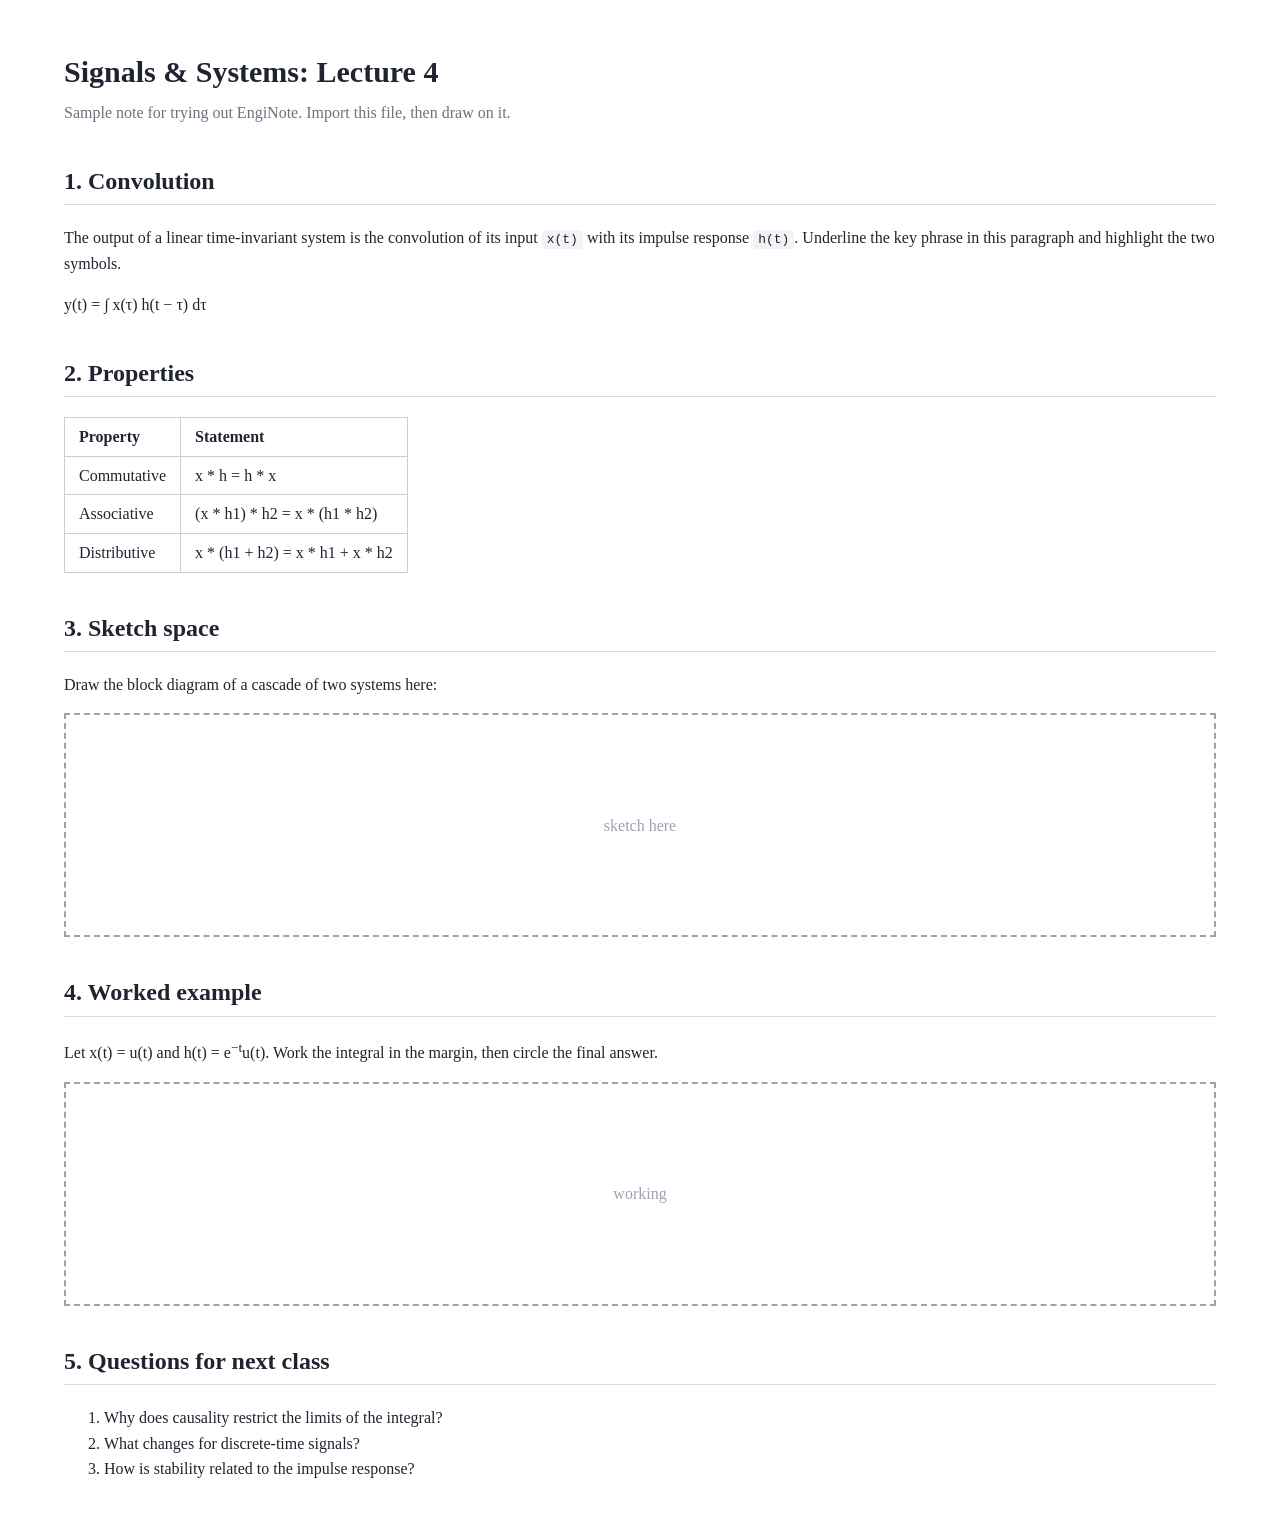
<file: sample.html>
<!doctype html>
<html lang="en">
<head>
<meta charset="utf-8">
<title>Sample lecture note</title>
<style>
  body { font-family: Georgia, serif; line-height: 1.6; margin: 48px 64px; color: #1f2430; }
  h1 { font-size: 30px; margin-bottom: 4px; }
  h2 { margin-top: 36px; border-bottom: 1px solid #d9dce3; padding-bottom: 4px; }
  .sub { color: #6b7280; margin-top: 0; }
  code { background: #f1f3f7; padding: 2px 5px; border-radius: 4px; }
  table { border-collapse: collapse; margin: 16px 0; }
  td, th { border: 1px solid #c9ced8; padding: 6px 14px; text-align: left; }
  .box { border: 2px dashed #9aa3b2; height: 220px; margin: 16px 0; display: grid; place-items: center; color: #9aa3b2; }
</style>
</head>
<body>
  <h1>Signals &amp; Systems: Lecture 4</h1>
  <p class="sub">Sample note for trying out EngiNote. Import this file, then draw on it.</p>

  <h2>1. Convolution</h2>
  <p>The output of a linear time-invariant system is the convolution of its input
  <code>x(t)</code> with its impulse response <code>h(t)</code>. Underline the key phrase
  in this paragraph and highlight the two symbols.</p>
  <p>y(t) = &int; x(&tau;) h(t &minus; &tau;) d&tau;</p>

  <h2>2. Properties</h2>
  <table>
    <tr><th>Property</th><th>Statement</th></tr>
    <tr><td>Commutative</td><td>x * h = h * x</td></tr>
    <tr><td>Associative</td><td>(x * h1) * h2 = x * (h1 * h2)</td></tr>
    <tr><td>Distributive</td><td>x * (h1 + h2) = x * h1 + x * h2</td></tr>
  </table>

  <h2>3. Sketch space</h2>
  <p>Draw the block diagram of a cascade of two systems here:</p>
  <div class="box">sketch here</div>

  <h2>4. Worked example</h2>
  <p>Let x(t) = u(t) and h(t) = e<sup>&minus;t</sup>u(t). Work the integral in the margin,
  then circle the final answer.</p>
  <div class="box">working</div>

  <h2>5. Questions for next class</h2>
  <ol>
    <li>Why does causality restrict the limits of the integral?</li>
    <li>What changes for discrete-time signals?</li>
    <li>How is stability related to the impulse response?</li>
  </ol>
</body>
</html>
</file>
<file: style.css>
/* The look is glass, after iOS: controls sit on translucent panes that float over the content,
   blur and brighten what is behind them, and catch the light along their top edge. */
:root {
  --bg: #eef0f6;
  --canvas: #e3e6ee;
  --surface: #ffffff; /* what glass falls back to where it cannot be see-through */
  --text: #1c2030;
  --muted: #6f778c;
  --border: rgb(120 128 150 / .28);
  --accent: #2f6fed;
  --accent-soft: rgb(47 111 237 / .14);
  --danger: #d6336c;
  --radius: 22px;
  --shadow: 0 2px 6px rgb(20 25 40 / .07), 0 18px 48px rgb(20 25 40 / .14); /* the sheet of paper */
  --hit: 36px; /* button size */
  --thumb: linear-gradient(160deg, #f6f8fc, #e8ecf6);
  --faint: #aab1c3; /* dashed outlines, placeholder icons */

  /* Glass. --glass is a pane over content (toolbars); --glass-thick one with things to read on it
     (menus, panels, cards). --rim is the light on its edges, --sheen the glow across its top. */
  --glass: rgb(255 255 255 / .66);
  --glass-thick: rgb(255 255 255 / .82);
  --sheen: rgb(255 255 255 / .55);
  --rim: inset 0 1px 0 rgb(255 255 255 / .95), inset 0 0 0 1px rgb(255 255 255 / .45), inset 0 -1px 0 rgb(20 25 40 / .05);
  --float: 0 1px 2px rgb(20 25 40 / .06), 0 10px 30px rgb(20 25 40 / .13); /* the shadow a pane casts */
  --blur: blur(22px) saturate(180%) brightness(1.06);
  --fill: rgb(110 120 145 / .14); /* a control on glass, hovered or holding something */
  /* soft light behind everything, so the glass has colour to pick up */
  --glow-a: rgb(96 130 255 / .22);
  --glow-b: rgb(255 120 196 / .15);
  --glow-c: rgb(70 205 190 / .13);
  color-scheme: light;
}

/* data-theme is set by the inline script in index.html and flipped by the theme buttons. */
:root[data-theme="dark"] {
  --bg: #101216;
  --canvas: #0a0b0e;
  --surface: #23262e;
  --text: #eceef3;
  --muted: #979eb1;
  --border: rgb(255 255 255 / .14);
  --accent: #74a2ff;
  --accent-soft: rgb(116 162 255 / .22);
  --danger: #ff6b93;
  --shadow: 0 2px 6px rgb(0 0 0 / .4), 0 18px 48px rgb(0 0 0 / .55);
  --thumb: linear-gradient(160deg, #23272f, #181b21);
  --faint: #5b6272;

  --glass: rgb(40 43 54 / .7);
  --glass-thick: rgb(36 39 48 / .8);
  --sheen: rgb(255 255 255 / .09);
  --rim: inset 0 1px 0 rgb(255 255 255 / .2), inset 0 0 0 1px rgb(255 255 255 / .08), inset 0 -1px 0 rgb(0 0 0 / .3);
  --float: 0 1px 2px rgb(0 0 0 / .35), 0 12px 34px rgb(0 0 0 / .5);
  --blur: blur(22px) saturate(170%) brightness(.72); /* a white page behind dark glass must not wash out what is on it */
  --fill: rgb(255 255 255 / .11);
  --glow-a: rgb(84 116 255 / .2);
  --glow-b: rgb(214 92 170 / .12);
  --glow-c: rgb(52 170 160 / .1);
  color-scheme: dark;
}

/* Where glass cannot be see-through (no backdrop blur), or the user has asked for less of it, it is solid. */
@supports not ((backdrop-filter: blur(1px)) or (-webkit-backdrop-filter: blur(1px))) {
  :root, :root[data-theme="dark"] { --glass: var(--surface); --glass-thick: var(--surface); }
}
@media (prefers-reduced-transparency: reduce) {
  :root, :root[data-theme="dark"] { --glass: var(--surface); --glass-thick: var(--surface); --blur: none; }
}

/* Fingers and styluses need bigger targets than a mouse. */
@media (pointer: coarse) {
  :root { --hit: 40px; }
}

* { box-sizing: border-box; }
[hidden] { display: none !important; }

/* No browser pinch-zoom or pull-to-refresh: they would zoom or reload the whole app, not the note. */
html, body { overscroll-behavior: none; touch-action: pan-x pan-y; }

body {
  margin: 0;
  font: 15px/1.4 -apple-system, BlinkMacSystemFont, "SF Pro Text", system-ui, "Segoe UI", Roboto, sans-serif;
  color: var(--text);
  background: var(--bg);
  -webkit-tap-highlight-color: transparent;
  -webkit-font-smoothing: antialiased;
}

/* A pane of glass. ponytail: the blur is the costly part on a slow device; if the toolbar ever makes
   drawing or zooming stutter, shorten --blur or take it off .strip. */
.strip, .flyout, #pen-panel, #message, .btn-secondary {
  background: linear-gradient(180deg, var(--sheen), transparent 48%), var(--glass);
  -webkit-backdrop-filter: var(--blur);
  backdrop-filter: var(--blur);
  box-shadow: var(--rim), var(--float);
}
/* Panes that come and go (menus, the pen's settings, messages) grow out of where they hang and
   fade, rather than blinking. Where a browser cannot ease something on its way to `display: none`,
   they simply blink as before.
   They are placed with `transform` (--at, set where each is placed) and grow with the same
   `transform`: on the iPad, a second property moving an element drops its `transform` meanwhile. */
.flyout, #pen-panel, #message { transform: var(--at, translate(0)) scale(1); transition: opacity .16s ease, transform .26s cubic-bezier(.3, 1.35, .5, 1); }
@supports (transition-behavior: allow-discrete) {
  .flyout, #pen-panel, #message { transition: opacity .16s ease, transform .26s cubic-bezier(.3, 1.35, .5, 1), display .2s allow-discrete; }
}
.flyout, #pen-panel { transform-origin: 50% 0; }
.tool-wrap:not(.open) .flyout, #flyouts .flyout:not(.show), #pen-panel[hidden] { opacity: 0; transform: var(--at, translate(0)) scale(.92); }
#message[hidden] { opacity: 0; transform: var(--at, translate(0)) translateY(10px); }
@starting-style {
  .tool-wrap.open .flyout, .flyout.show, #pen-panel:not([hidden]) { opacity: 0; transform: var(--at, translate(0)) scale(.92); }
  #message:not([hidden]) { opacity: 0; transform: var(--at, translate(0)) translateY(10px); }
}

/* Panes with something to read on them are thicker. */
.flyout, #pen-panel, #message { background: linear-gradient(180deg, var(--sheen), transparent 40%), var(--glass-thick); }
/* A pane that hangs from a pane: not every browser lets it blur what is behind both, so it is
   nearly solid, and looks right either way. */
.strip .flyout { background: linear-gradient(180deg, var(--sheen), transparent 40%), color-mix(in srgb, var(--surface) 94%, transparent); }

button { font: inherit; color: inherit; cursor: pointer; }
button:focus-visible, input:focus-visible, select:focus-visible { outline: 2px solid var(--accent); outline-offset: 1px; }
/* Everything pressable gives a little under the finger. */
button, .card { transition: transform .16s cubic-bezier(.3, .7, .3, 1.4), background-color .16s, color .16s, box-shadow .2s; }
button:active:not(:disabled) { transform: scale(.94); }
@media (prefers-reduced-motion: reduce) {
  button, .card, .pen svg { transition: none; }
}

.icon {
  width: 20px;
  height: 20px;
  fill: none;
  stroke: currentColor;
  stroke-width: 1.8;
  stroke-linecap: round;
  stroke-linejoin: round;
}

/* ---------- View switching ---------- */

#editor { display: none; }
body.editing #editor { display: flex; }
body.editing #library { display: none; }

/* ---------- Shared buttons ---------- */

.btn-primary {
  height: 42px;
  padding: 0 20px;
  border: 0;
  border-radius: 999px;
  background: linear-gradient(180deg, rgb(255 255 255 / .22), transparent 55%), var(--accent);
  box-shadow: inset 0 1px 0 rgb(255 255 255 / .4), inset 0 0 0 1px rgb(255 255 255 / .12), 0 8px 20px rgb(47 111 237 / .32);
  color: #fff;
  font-weight: 600;
}
.btn-secondary {
  height: 42px;
  padding: 0 18px;
  border: 0;
  border-radius: 999px;
  font-weight: 600;
}

.icon-btn {
  display: grid;
  place-items: center;
  flex: none;
  width: var(--hit);
  height: var(--hit);
  padding: 0;
  border: 0;
  border-radius: 999px;
  background: none;
}
/* Switched on: a drop of tinted glass. */
.icon-btn[aria-pressed="true"] { background: var(--accent-soft); color: var(--accent); box-shadow: inset 0 1px 0 rgb(255 255 255 / .28), inset 0 0 0 1px rgb(47 111 237 / .14); }
/* Buttons labelled with text instead of an icon: the eraser's "Auto", the "16:9" window. */
.chip { width: auto; min-width: var(--hit); padding: 0 11px; font-size: 12px; font-weight: 600; color: var(--muted); }
.icon-btn:disabled { opacity: .35; cursor: default; }

@media (hover: hover) {
  .btn-primary:hover { filter: brightness(1.08); }
  .icon-btn:not(:disabled):not([aria-pressed="true"]):hover,
  #zoom-label:hover,
  #note-name:hover,
  #folder-name:hover { background-color: var(--fill); }
  .btn-secondary:hover { filter: brightness(1.04); }
  .side-item:not(.on):hover, #tabs button:not([aria-pressed="true"]):hover { background: var(--fill); }
}

/* ---------- Library ---------- */

/* A notes app's shell: a sidebar of places on the left, the notes on the right, and the notes are
   the colour. Flat and quiet, no glass: nothing is behind it to blur. */
#library {
  display: flex;
  height: 100vh;
  height: 100dvh;
  background: var(--canvas);
  overflow: hidden;
}
#side {
  flex: none;
  display: flex;
  flex-direction: column;
  gap: 8px;
  width: 268px;
  padding: 14px 12px 12px;
  background: var(--bg);
  border-right: 1px solid var(--border);
}
body.side-hidden #side { display: none; }
.side-top { display: flex; align-items: center; gap: 2px; padding: 2px 0 8px; }
.side-top .mark { height: 17px; margin: 0 9px 0 10px; }
.side-brand { flex: 1; font-size: 18px; font-weight: 700; letter-spacing: -.02em; }
.side-nav { flex: 1; display: flex; flex-direction: column; gap: 2px; min-height: 0; overflow-y: auto; }
#side-folders { display: flex; flex-direction: column; gap: 2px; }
.side-item {
  display: flex;
  align-items: center;
  gap: 11px;
  flex: none;
  width: 100%;
  height: 46px;
  padding: 0 12px;
  border: 0;
  border-radius: 13px;
  background: none;
  text-align: left;
  font-size: 15px;
  color: var(--text);
}
.side-item.sub { height: 42px; padding-left: 14px; }
.side-item .icon { flex: none; width: 19px; height: 19px; color: var(--muted); }
.side-item span { flex: 1; min-width: 0; overflow: hidden; text-overflow: ellipsis; white-space: nowrap; }
.side-count { flex: none; font-size: 12px; font-weight: 500; color: var(--muted); }
.side-item.on { background: var(--accent-soft); color: var(--accent); font-weight: 600; }
.side-item.on .icon, .side-item.on .side-count { color: var(--accent); }
.side-head {
  display: flex;
  align-items: center;
  justify-content: space-between;
  margin-top: 12px;
  padding: 0 2px 0 14px;
  font-size: 12px;
  font-weight: 600;
  letter-spacing: .06em;
  text-transform: uppercase;
  color: var(--muted);
}
.side-foot { padding-top: 8px; border-top: 1px solid var(--border); }
#backup-wrap { display: block; }
#backup-wrap .flyout { top: auto; bottom: calc(100% + 8px); left: 6px; --at: translate(0); transform-origin: 0 100%; }

#lib-main { flex: 1; min-width: 0; overflow-y: auto; overflow-x: hidden; -webkit-overflow-scrolling: touch; }
.lib-bar {
  position: sticky;
  top: 0;
  z-index: 3;
  display: flex;
  align-items: center;
  gap: 8px;
  padding: 14px 24px 8px;
  background: var(--canvas);
}
#side-show { display: none; }
body.side-hidden #side-show { display: grid; margin-left: -8px; }
/* The title: the folder's name, large; typed over when it is a folder's. */
#folder-bar { display: flex; align-items: center; gap: 2px; min-width: 0; flex: 1; }
#folder-bar #folder-name { flex: 0 1 auto; width: min(50vw, 420px); min-width: 0; max-width: 100%; height: 44px; padding: 0 10px; font-size: 24px; font-weight: 700; letter-spacing: -.02em; }
@supports (field-sizing: content) { #folder-bar #folder-name { width: auto; field-sizing: content; } }
#folder-bar #folder-name:read-only { pointer-events: none; }
body:not(.in-folder) #folder-back, body:not(.in-folder) #folder-delete, body.in-videos #folder-delete { display: none; }
body:not(.in-folder) #folder-bar #folder-name { padding-left: 0; }
body.side-hidden:not(.in-folder) #folder-bar #folder-name { padding-left: 4px; }
.lib-actions { display: flex; align-items: center; gap: 6px; flex: none; }
#add-note { background: var(--accent); color: #fff; box-shadow: 0 6px 16px rgb(47 111 237 / .35); }
#add-note-wrap .flyout { top: calc(100% + 8px); left: auto; right: 0; --at: translate(0); transform-origin: 100% 0; }
body.in-videos #add-note-wrap { display: none; } /* nothing is made in the recordings folder */

/* Search: a capsule that takes what room there is. */
#lib-find { display: flex; align-items: center; width: min(280px, 34vw); height: var(--hit); padding-left: 12px; border-radius: 999px; background: var(--fill); }
#lib-find > .icon { flex: none; color: var(--muted); }
#search {
  flex: 1;
  width: 0;
  min-width: 0;
  height: var(--hit);
  padding: 0 8px;
  border: 0;
  -webkit-appearance: none;
  appearance: none; /* no search-field look and no arrow of the browser's */
  background: none;
  color: inherit;
  font: inherit;
  font-size: 16px; /* under 16px iOS zooms the page on focus */
}
/* The button that clears the field is ours, so that every device has one; it is there when there is something to clear. */
#search::-webkit-search-cancel-button, #search::-webkit-search-decoration { display: none; }
#search:placeholder-shown + #search-clear { display: none; }
#search:focus-visible { outline: none; }
#lib-find:has(#search:focus-visible) { outline: 2px solid var(--accent); outline-offset: 1px; } /* the whole capsule is the field */
body.in-videos #lib-find { display: none; } /* recordings are not notes */

/* The tabs, and the order. */
.lib-tabs { display: flex; align-items: center; justify-content: space-between; gap: 12px; padding: 4px 24px 6px; }
#tabs { display: flex; gap: 4px; }
#tabs button { height: 32px; padding: 0 14px; border: 0; border-radius: 999px; background: none; font-size: 14px; font-weight: 500; color: var(--muted); }
#tabs button[aria-pressed="true"] { background: var(--fill); color: var(--text); font-weight: 600; }
body.in-videos .lib-tabs { visibility: hidden; }
#sort-wrap { display: flex; align-items: center; color: var(--muted); }
#sort {
  height: 32px;
  padding: 0 24px 0 8px;
  border: 0;
  -webkit-appearance: none;
  appearance: none; /* the device's own picker still opens */
  background: none;
  color: inherit;
  font: inherit;
  font-size: 16px; /* under 16px iOS zooms the page on focus */
  cursor: pointer;
}
#sort + .icon { width: 16px; height: 16px; margin-left: -24px; pointer-events: none; }

/* The notes: portrait pictures, each with its name under it. */
#grid {
  display: grid;
  grid-template-columns: repeat(auto-fill, minmax(148px, 1fr));
  gap: 26px 22px;
  padding: 14px 24px 40px;
}
/* "Create": the first place in the grid, and a blank page to start on. */
#import-tile {
  display: grid;
  align-content: start;
  justify-items: stretch;
  gap: 10px;
  padding: 0;
  border: 0;
  background: none;
  color: var(--muted);
  font-weight: 500;
}
.create-plus {
  display: grid;
  place-items: center;
  width: 100%;
  aspect-ratio: 3 / 4;
  border-radius: 12px;
  background: var(--bg);
  box-shadow: inset 0 0 0 1px var(--border);
  color: #fff;
}
.create-plus .icon { box-sizing: content-box; width: 22px; height: 22px; padding: 12px; border-radius: 50%; background: var(--accent); stroke-width: 2.2; }
.create-label { font-size: 13px; text-align: center; }

.card { position: relative; }
.card-open {
  display: block;
  width: 100%;
  padding: 0;
  border: 0;
  border-radius: 12px;
  background: none;
  text-align: center;
}
.card-thumb {
  position: relative;
  display: grid;
  place-items: center;
  aspect-ratio: 3 / 4;
  overflow: hidden;
  border-radius: 12px;
  background: var(--thumb);
  box-shadow: 0 0 0 1px var(--border), 0 6px 18px rgb(0 0 0 / .18);
  color: var(--faint);
}
.card-thumb .icon { width: 40px; height: 40px; stroke-width: 1.2; }
.card-thumb .card-picture { position: absolute; inset: 0; width: 100%; height: 100%; object-fit: cover; pointer-events: none; }
/* The picture of a note, laid over the blank sheet once it has loaded (app.js, fillPreview). The
   frame is the page at its real width, shrunk to the card; the ink is drawn over it to the same scale. */
.card-preview {
  position: absolute;
  inset: 0;
  border-radius: inherit;
  overflow: hidden;
  pointer-events: none;
  opacity: 0;
  transition: opacity .3s;
}
.card-preview.ready { opacity: 1; }
.card-preview iframe {
  display: block;
  width: 900px;  /* PAGE_WIDTH in app.js */
  height: 1200px; /* and THUMB_H: the card's picture is three to four */
  border: 0;
  background: #fff;
  transform: scale(var(--thumb-scale, .2));
  transform-origin: 0 0;
}
.card-preview svg { position: absolute; inset: 0; width: 100%; height: 100%; }
.card-name, .card-date { display: block; padding: 0 4px; overflow: hidden; text-overflow: ellipsis; white-space: nowrap; }
.card-name { margin-top: 10px; font-size: 13px; font-weight: 500; }
.card-date { margin-top: 2px; font-size: 11.5px; color: var(--muted); }

/* "More": a small button in the picture's corner, and the card's three actions in a bar over its foot. */
.card-more {
  position: absolute;
  top: 6px;
  right: 6px;
  --hit: 30px;
  background: color-mix(in srgb, var(--surface) 80%, transparent);
  box-shadow: 0 1px 4px rgb(0 0 0 / .2);
  color: var(--text);
}
.card-more .icon { width: 18px; height: 18px; stroke-width: 2.4; }
.card-actions {
  position: absolute;
  left: 6px;
  right: 6px;
  display: none;
  justify-content: space-around;
  bottom: 56px; /* over the foot of the picture: the name and date under it are about this tall */
  padding: 4px;
  border-radius: 16px;
  background: color-mix(in srgb, var(--surface) 92%, transparent);
  box-shadow: 0 2px 10px rgb(0 0 0 / .3);
}
.card.acting .card-actions { display: flex; }
.card-actions .icon-btn { position: relative; color: var(--text); }
.card-delete:hover { color: var(--danger); }
.card-delete { color: var(--danger); }
/* "Move to a folder": an icon with an invisible native <select> stretched over it. */
.card-move { cursor: pointer; }
.card-move select { position: absolute; inset: 0; width: 100%; height: 100%; opacity: 0; cursor: pointer; font-size: 16px; /* under 16px iOS zooms the page on focus */ }
.card-move[hidden] { display: none; }
/* The recordings: their own colour on the picture's ground. */
/* The menus over the notes are solid: the notes behind them must not show through the words. */
#add-note-wrap .flyout, #backup-wrap .flyout { background: var(--surface); }
.card.video .card-date { white-space: normal; }
/* A recording's picture has the video's own shape (set from the picture, app.js; 16:9 until it is there), and the card is wide enough for that to be seen. */
.card.video { grid-column: span 2; align-self: start; }
.card.video .card-thumb { aspect-ratio: 16 / 9; }
.card.video .card-thumb { color: #ff3b30; background: linear-gradient(160deg, rgb(255 59 48 / .2), rgb(255 59 48 / .07)); }

#empty { margin: 8px 24px 32px; text-align: center; color: var(--muted); }

/* Where there is no room for the sidebar beside the notes, it comes over them. */
@media (max-width: 899px) {
  #side { position: fixed; inset: 0 auto 0 0; z-index: 20; box-shadow: var(--float); }
  .lib-bar, .lib-tabs, #grid { padding-left: 16px; padding-right: 16px; }
  #side-show { display: grid; margin-left: -6px; }
  #lib-find { width: min(220px, 36vw); }
}

/* ---------- Editor ---------- */

#editor {
  flex-direction: column;
  height: 100vh;
  height: 100dvh;
  background:
    radial-gradient(900px 520px at 4% -8%, var(--glow-a), transparent 70%),
    radial-gradient(760px 460px at 100% 0%, var(--glow-b), transparent 70%),
    var(--canvas);
}

/* The toolbar floats over the top of the note's window: the note passes beneath its glass. It is
   only as solid as its strips; a touch between them goes through to the note.
   (app.js knows its height: the note's first line rests just below it. See restTop there.) */
#toolbar {
  position: absolute;
  top: 0;
  left: 0;
  right: 0;
  z-index: 4;
  display: flex;
  flex-wrap: wrap;
  align-items: center;
  justify-content: space-between;
  gap: 8px;
  padding: 10px 12px 0;
  pointer-events: none;
  user-select: none;
  -webkit-user-select: none;
}
#toolbar .strip { pointer-events: auto; }

/* Each strip is a floating capsule of glass; strips and their contents wrap on narrow screens. */
.strip, .group { display: flex; flex-wrap: wrap; align-items: center; gap: 2px; }
.strip {
  max-width: 100%;
  padding: 4px;
  border-radius: calc(var(--hit) / 2 + 4px); /* round ends on one row of buttons, soft corners on more */
}
.sep { width: 1px; height: 20px; margin: 0 7px; background: var(--border); }

/* A tool with a flyout: a panel that drops below the button (in the full-screen rail: out to its left). */
.tool-wrap { position: relative; display: flex; }
.flyout {
  display: none;
  position: absolute;
  top: calc(100% + 10px);
  left: 50%;
  --at: translateX(-50%);
  z-index: 5;
  align-items: center;
  gap: 8px;
  padding: 6px 14px 6px 8px;
  border-radius: var(--radius);
}
.tool-wrap.open .flyout, .flyout.show { display: flex; }
/* The toolbar's flyouts live in a layer of their own over the screen, and are put beside their buttons by app.js. */
#flyouts { position: fixed; inset: 0; z-index: 5; pointer-events: none; }
#flyouts .flyout { pointer-events: auto; }
#flyouts .flyout { background: linear-gradient(180deg, var(--sheen), transparent 40%), color-mix(in srgb, var(--surface) 94%, transparent); }
/* A flyout that is a short menu: its buttons stacked, each as wide as the menu. */
.flyout.menu { flex-direction: column; align-items: stretch; gap: 4px; padding: 8px; white-space: nowrap; }
/* A line of a menu: plain, lighting up under the finger. Not glass on glass. */
.flyout.menu .btn-secondary { height: 40px; box-shadow: none; background: none; -webkit-backdrop-filter: none; backdrop-filter: none; border-radius: 14px; text-align: left; font-weight: 500; }
.flyout.menu .btn-secondary:active { background: var(--fill); }
@media (hover: hover) {
  .flyout.menu .btn-secondary:hover { background: var(--fill); filter: none; }
}
/* A small corner mark on the eraser while it is the tool: there is more behind a second tap. */
#eraser-wrap > [aria-pressed="true"]::after,
#text-wrap > [aria-pressed="true"]::after {
  content: "";
  position: absolute;
  right: 4px;
  bottom: 4px;
  border: 3px solid transparent;
  border-right-color: currentColor;
  border-bottom-color: currentColor;
}
#eraser-range, #text-range { width: 150px; height: var(--hit); margin: 0; accent-color: var(--accent); touch-action: none; /* a finger drags the slider, not the page */ }
.dot-box { display: grid; place-items: center; flex: none; width: 46px; height: 46px; }
#eraser-dot { border-radius: 50%; border: 1.5px solid var(--muted); background: rgb(128 128 128 / .15); }

/* The tools stay in one line: when there are more than fit, the strip slides sideways under the finger
   (in the full-screen rail, up and down; see there). Its flyouts are not inside it: see #flyouts. */
#toolbar .strip:nth-child(2) {
  flex-wrap: nowrap;
  overflow-x: auto;
  overflow-y: hidden;
  overscroll-behavior: contain;
  touch-action: pan-x;
  scrollbar-width: none;
  -webkit-overflow-scrolling: touch;
}
#toolbar .strip:nth-child(2)::-webkit-scrollbar { display: none; }
#toolbar .strip:nth-child(2) .group { flex-wrap: nowrap; }
#toolbar .strip:nth-child(2) > *, #toolbar .strip:nth-child(2) .group > * { flex: none; }
.sep { flex: none; }

/* One line, always: the name, the tools and the zoom. The name and the zoom keep their size; the tools
   are centred between them, and slide sideways where they do not all fit (see above). */
#toolbar { flex-wrap: nowrap; }
#toolbar .strip:nth-child(1), #toolbar .strip:nth-child(3) { flex: none; }
#toolbar .strip:nth-child(2) { margin: 0 auto; min-width: 0; }

#note-name, #folder-name {
  width: 190px;
  max-width: 45vw;
  height: var(--hit);
  padding: 0 12px;
  border: 0;
  border-radius: 999px;
  background: none;
  font: inherit;
  font-weight: 600;
  color: inherit;
  text-overflow: ellipsis;
}
#note-name:focus, #folder-name:focus { background: var(--fill); }

.swatch::before {
  content: "";
  width: 20px;
  height: 20px;
  border-radius: 50%;
  transition: box-shadow .2s, scale .2s cubic-bezier(.3, 1.5, .45, 1);
  background: var(--c);
  box-shadow: inset 0 0 0 1px rgb(128 128 128 / .5); /* keeps black and white visible on any surface */
}
.swatch[aria-pressed="true"] { background: none; box-shadow: none; }
.swatch[aria-pressed="true"]::before { box-shadow: 0 0 0 2px var(--surface), 0 0 0 4px var(--accent); scale: 1.08; }

/* ---------- Pens ---------- */

/* A pen in the tray stands tip up with its lower end out of sight, as if in a pot; the one in use
   stands taller, in a wash of its own colour. The picture is made in app.js (penPicture); --c is
   the pen's colour. */
.pen {
  flex: none;
  position: relative;
  width: 34px;
  height: var(--hit);
  padding: 0;
  border: 0;
  border-radius: 10px;
  background: none;
  overflow: hidden;
}
.pen:active:not(:disabled) { transform: none; } /* a pen does not shrink when pressed: it rises */
.pen svg {
  position: absolute;
  left: 6px;
  top: 11px;
  width: 22px;
  height: 58.67px;
  overflow: visible; /* the glow pen's light reaches past its picture */
  filter: drop-shadow(0 1px 1px rgb(0 0 0 / .28));
  transition: transform .34s cubic-bezier(.3, 1.5, .45, 1); /* up past its place, and back: a little spring */
}
.pen[aria-pressed="true"] svg { transform: translateY(-10px); }
/* the wash of colour behind the pen in use */
.pen::before {
  content: "";
  position: absolute;
  inset: 22% 3px 0;
  border-radius: 10px 10px 3px 3px;
  background: linear-gradient(0deg, color-mix(in srgb, var(--c) 42%, transparent), transparent);
  opacity: 0;
  transition: opacity .3s;
}
.pen[aria-pressed="true"]::before { opacity: 1; }
.pen .tip, .pen .band { fill: var(--c); transition: fill .25s; }
.pen .tip { stroke: rgb(128 128 128 / .7); stroke-width: .6; stroke-linejoin: round; } /* keeps a black or white tip visible */
.pen .nib { stroke: rgb(60 64 75 / .55); stroke-width: .5; stroke-linejoin: round; }
.pen .slit { fill: #3b3f4a; stroke: #3b3f4a; stroke-width: .7; stroke-linecap: round; }
.pen .spark { fill: none; stroke: var(--c); stroke-width: 1.5; stroke-linecap: round; transition: stroke .25s; }
.pen .lit { filter: drop-shadow(0 0 2.5px var(--c)); }
.pen .barrel { stroke: rgb(255 255 255 / .16); stroke-width: .5; }
@media (hover: hover) {
  .pen:not([aria-pressed="true"]):hover svg { transform: translateY(-4px); }
}
/* a pen just added comes up into the tray */
.pen.new { animation: pen-in .5s cubic-bezier(.3, 1.4, .45, 1) backwards; }
@keyframes pen-in {
  from { transform: translateY(26px) scale(.7); opacity: 0; }
}

/* The settings of the pen in use. app.js places it (showPanel) inside #editor. */
#editor { position: relative; }
#pen-panel {
  position: absolute;
  z-index: 6;
  display: grid;
  gap: 8px;
  width: 244px;
  padding: 10px 14px 14px;
  border-radius: var(--radius);
  user-select: none;
  -webkit-user-select: none;
}
.panel-head { display: flex; align-items: center; justify-content: space-between; }
.panel-row { display: grid; grid-template-columns: 1fr auto; align-items: center; font-size: 13px; color: var(--muted); }
.panel-row output { color: var(--text); font-variant-numeric: tabular-nums; }
.panel-row input { grid-column: 1 / -1; width: 100%; height: 30px; margin: 0; accent-color: var(--accent); touch-action: none; /* a finger drags the slider, not the page */ }
#pen-colors { display: grid; grid-template-columns: repeat(5, 1fr); justify-items: center; gap: 2px; }
/* "Another colour": a rainbow until a colour of its own is chosen; the device's colour picker lies invisible over it. */
.swatch.custom { position: relative; cursor: pointer; }
.swatch.custom::before { background: conic-gradient(#e03131, #f08c00, #f5d000, #2f9e44, #1c7ed6, #7048e8, #e03131); }
.swatch.custom[aria-pressed="true"]::before { background: var(--c); }
.swatch.custom input { position: absolute; inset: 0; width: 100%; height: 100%; opacity: 0; cursor: pointer; }

#zoom-label {
  min-width: 52px;
  height: var(--hit);
  padding: 0 6px;
  border: 0;
  border-radius: 999px;
  background: none;
  font-size: 13px;
  font-variant-numeric: tabular-nums;
  color: var(--muted);
}
/* While a pinch holds the sheet at fit-width (app.js, pinchMove). */
#zoom-label.caught { background: var(--accent-soft); color: var(--accent); font-weight: 600; }

/* The window onto the note. It does not scroll: app.js places the sheet in it (see "the view" there). */
#scroller {
  flex: 1;
  min-width: 0;
  min-height: 0;
  position: relative;
  overflow: hidden;
  overflow: clip; /* where supported: unlike `hidden`, the browser can then never scroll this box by itself */
  /* Every touch in the window, grey margin included, goes to ink.js; no long-press selection or callout menu on iOS. */
  touch-action: none;
  user-select: none;
  -webkit-user-select: none;
  -webkit-touch-callout: none;
}

/* Moved by a translate, and its own compositing layer, so that moving it redraws nothing. */
#mover {
  position: absolute;
  top: 0;
  left: 0;
  transform-origin: 0 0;
  will-change: transform;
}

/* How far down the note the window is. Shown by app.js when the note is taller than the window. */
#scrollbar {
  position: absolute;
  top: 0;
  right: 3px;
  z-index: 5; /* over the toolbar: it shows where the note is, wherever that is */
  width: 4px;
  border-radius: 2px;
  background: var(--muted);
  opacity: .55;
  pointer-events: none;
}

/* 16:9: the whole editor, note and tools together, becomes the largest 16:9 window that fits the
   screen, letterboxed in black (for recording or presenting). */
html:has(body.wide.editing) { height: 100%; }
body.wide.editing {
  display: grid;
  place-items: center;
  height: 100%;
  container-type: size; /* the editor below is sized from this box (the cq units) */
  background: #000;
}
/* Both sizes are spelled out rather than using aspect-ratio: a box sized by aspect-ratio may grow to
   fit its content, and the note inside is far taller than the window.
   They are measured from the page's own box (cqw, cqh), not from the viewport (vw, dvh): inside the
   iPad app the viewport units came out at about half the screen, and the window with them. The
   viewport lines stay only for browsers too old to know the others. */
body.wide #editor {
  width: min(100vw, calc(100vh * 16 / 9));
  width: min(100cqw, calc(100cqh * 16 / 9));
  height: min(100vh, calc(100vw * 9 / 16));
  height: min(100cqh, calc(100cqw * 9 / 16));
  overflow: hidden;
  /* Dashed red lines where the window starts and ends. An outline sits just outside the box, so the
     window stays exactly 16:9 and the lines show only on the sides that have a black bar. */
  outline: 2px dashed #ff3b30;
  outline-offset: 2px; /* a clear gap: a recording of the window (which is cut at its very edge) never catches a sliver of red */
}

#page {
  position: relative;
  background: #fff;
  box-shadow: var(--shadow);
  transform-origin: 0 0;
}

#frame {
  display: block;
  width: 100%;
  border: 0;
  pointer-events: none;
}

/* Its own compositing layer, like the stroke being drawn (ink.js): erasing or moving ink then redraws the ink
   alone, not the note's pictures and text under it as well. */
#ink {
  position: absolute;
  inset: 0;
  width: 100%;
  height: 100%;
  will-change: transform;
}

/* ---------- Lasso ---------- */

/* The loop as it is drawn, then the box round what it took, with a handle on each corner. They are
   drawn in the ink's own svg by lasso.js, which also sets their sizes: the same on screen at any zoom. */
#ink .lasso { fill: none; stroke: var(--accent); }
#ink circle.lasso { fill: #fff; }
/* The bar by the box: a colour for the selected ink, or the bin. lasso.js places it, with `left` and
   `top` alone. Its width is its content's: left to itself, a bar placed near the right edge would wrap. */
#lasso-bar {
  position: absolute;
  z-index: 5;
  width: -webkit-max-content;
  width: max-content;
  user-select: none;
  -webkit-user-select: none;
}
#lasso-delete { color: var(--danger); }
/* Room for the Lasso button in the rail where the rail is shortest: the 16:9 window on an upright
   screen (469px on an 11" iPad; the page's own box is the container while that window is on). Its
   rows close up there, which is what lets a full tray of pens still fit. */
@container (orientation: portrait) {
  body.full #toolbar .strip:nth-child(2) { gap: 0; }
}

/* ---------- Full screen: the sheet gets the whole window, the tools become a thin rail on the right ---------- */

body.full #editor { flex-direction: row-reverse; }
body.full #toolbar {
  position: static; /* beside the note, not over it */
  flex: none; /* the note beside it must never squeeze it */
  flex-direction: column;
  flex-wrap: nowrap;
  justify-content: flex-start;
  padding: 8px 8px 8px 0;
}
body.full #toolbar .strip { display: none; }
/* One button per row, centred vertically. The rail never scrolls (a scrolling box would clip the
   flyouts): when it is short of room, e.g. a 16:9 window in portrait, its buttons give up
   height instead, from 36px down to 22px. */
body.full #toolbar .strip:nth-child(2) {
  display: flex;
  flex-direction: column;
  flex-wrap: nowrap;
  order: 0;
  margin: auto 0;
  min-height: 0;
  max-height: 100%;
  overflow-x: hidden;
  overflow-y: auto; /* more tools than the screen is tall: the rail slides up and down */
  touch-action: pan-y;
}
/* Every rule here names #toolbar: the rail's sizes are for the rail, not for the other buttons on the
   screen (the pen's settings, the recording bar). */
body.full #toolbar .group { display: contents; } /* every button is a row of the rail itself */
body.full #toolbar .icon-btn { flex: none; height: 36px; }
body.full #toolbar .chip { width: var(--hit); padding: 0; font-size: 11px; }
body.full #toolbar .sep { flex: none; width: 22px; height: 1px; margin: 3px 0; }

/* Pens in the rail lie on their side, tip towards the note; the one in use reaches further out. */
body.full #toolbar .pen { flex: none; width: var(--hit); height: 30px; }
body.full #toolbar .pen svg { left: 50%; top: 50%; margin: -29.33px 0 0 -11px; transform: translateX(21px) rotate(-90deg); }
body.full #toolbar .pen[aria-pressed="true"] svg { transform: translateX(12px) rotate(-90deg); }
body.full #toolbar .pen:not([aria-pressed="true"]):hover svg { transform: translateX(17px) rotate(-90deg); }
body.full #toolbar .pen::before { inset: 3px 0 3px 30%; border-radius: 8px 3px 3px 8px; background: linear-gradient(270deg, color-mix(in srgb, var(--c) 42%, transparent), transparent); }
body.full #toolbar .pen.new { animation-name: pen-in-rail; }
@keyframes pen-in-rail {
  from { transform: translateX(26px) scale(.7); opacity: 0; }
}

/* A tool with a flyout of its own (the eraser and its size, "+" and its menu). In the rail the pair
   is one row; the button grows along a column to fill it (WebKit does not stretch a button across a flex row). */
body.full #toolbar .tool-wrap { flex-direction: column; flex: none; height: 36px; }
body.full #toolbar .tool-wrap > .icon-btn { flex: 1 1 0; min-height: 0; }
body.full #toolbar .flyout { top: 50%; left: auto; right: calc(100% + 12px); --at: translateY(-50%); transform-origin: 100% 50%; }

/* Buttons that only belong in the rail. */
body:not(.full) .rail-only { display: none; }

/* The toolbar's arrow: a small tab of glass at the toolbar's edge, pointing the way the tools will
   go. Tapped, the tools are put away (body.tools-off) and only the arrow is left, at the edge of
   the window, pointing back. It hangs from the toolbar's box, which has no size once the tools are
   gone, so the same rule places it both times.
   It is placed with top and left, never a transform: a pressed button is scaled with one. */
#tools-toggle {
  position: absolute;
  top: calc(100% + 1px);
  left: calc(50% - 24px);
  display: grid;
  place-items: center;
  width: 48px;
  height: 22px;
  padding: 0;
  border: 0;
  border-radius: 999px;
  pointer-events: auto;
  color: var(--muted);
  background: linear-gradient(180deg, var(--sheen), transparent 48%), var(--glass);
  -webkit-backdrop-filter: var(--blur);
  backdrop-filter: var(--blur);
  box-shadow: var(--rim), 0 1px 4px rgb(0 0 0 / .18); /* a small thing casts a small shadow */
}
#tools-toggle .icon { width: 18px; height: 18px; }
body.tools-off #toolbar { padding: 0; }
body.tools-off #toolbar .strip { display: none; }
body.tools-off #tools-toggle .icon { transform: rotate(180deg); }
/* In full screen the tools are the rail at the right: the arrow is on the rail's left edge, half way down. */
body.full #toolbar { position: relative; }
body.full #toolbar #tools-toggle { top: calc(50% - 24px); left: auto; right: calc(100% + 2px); width: 22px; height: 48px; }
body.full #toolbar #tools-toggle .icon { transform: rotate(90deg); }
body.full.tools-off #toolbar { padding: 0; }
body.full.tools-off #toolbar .strip:nth-child(2) { display: none; }
body.full.tools-off #toolbar #tools-toggle .icon { transform: rotate(-90deg); }
/* ---------- New notebook (notebook.js) ---------- */

/* A sheet of thick glass in the middle of the screen, with the library dimmed behind it. It is
   sized from the screen it is in by percentages, not by viewport units (those came out wrong in
   the iPad app), and scrolls within itself if a small window cannot hold it. */
#notebook, #rename {
  width: min(720px, calc(100% - 32px));
  max-width: none;
  max-height: calc(100% - 32px);
  padding: 0; /* the form has the padding: a tap on the dialog itself is then one outside it, on the dimmed library */
  border: 0;
  border-radius: 28px;
  overflow-y: auto;
  color: var(--text);
  background: linear-gradient(180deg, var(--sheen), transparent 40%), var(--glass-thick);
  -webkit-backdrop-filter: var(--blur);
  backdrop-filter: var(--blur);
  box-shadow: var(--rim), var(--float);
  user-select: none;
  -webkit-user-select: none;
}
#notebook::backdrop, #rename::backdrop { background: rgb(12 14 20 / .4); }
/* It is placed by the browser, in the middle, with no transform of its own: so it can grow into place with one. */
#notebook[open], #rename[open] { animation: nb-in .24s cubic-bezier(.3, 1.25, .5, 1); }
@keyframes nb-in {
  from { opacity: 0; transform: scale(.95); }
}
#rename { width: min(460px, calc(100% - 32px)); }
#rn-name { width: 100%; height: 46px; padding: 0 16px; border: 0; border-radius: 14px; background: var(--fill); color: inherit; font: inherit; font-size: 16px; /* under 16px iOS zooms the page on focus */ user-select: text; -webkit-user-select: text; }
#rn-where { display: flex; align-items: center; justify-content: space-between; gap: 12px; font-size: 14px; color: var(--muted); }
#rn-folder { flex: 1; max-width: 70%; height: 44px; padding: 0 14px; border: 0; border-radius: 14px; background: var(--fill); color: var(--text); font: inherit; font-size: 16px; /* under 16px iOS zooms the page on focus */ }
#notebook form, #rename form { display: grid; gap: 18px; padding: 22px 24px; }
#notebook h2, #rename h2 { margin: 0; font-size: 21px; font-weight: 700; letter-spacing: -.02em; }
/* The picture of the page beside the choices; under about 620px, above them. */
.nb-body { display: grid; grid-template-columns: 240px minmax(0, 1fr); gap: 22px; }
.nb-picture { display: grid; place-items: center; min-height: 190px; border-radius: 18px; background: var(--fill); }
#nb-sheet { overflow: hidden; border-radius: 2px; box-shadow: 0 1px 3px rgb(20 25 40 / .22), 0 8px 22px rgb(20 25 40 / .2); }
#nb-page { transform-origin: 0 0; } /* its size, paper and scale: notebook.js */
.nb-options { display: grid; align-content: center; gap: 8px; }
.nb-row { display: grid; grid-template-columns: 74px minmax(0, 1fr); align-items: center; gap: 10px; min-height: var(--hit); font-size: 13px; color: var(--muted); }
.nb-choice { display: flex; flex-wrap: wrap; align-items: center; gap: 4px; }
.nb-choice .chip { padding: 0 14px; font-size: 13px; color: var(--text); }
.nb-choice .chip[aria-pressed="true"] { color: var(--accent); }
#nb-title {
  width: 100%;
  min-width: 0;
  height: 40px;
  padding: 0 14px;
  border: 0;
  border-radius: 999px;
  background: var(--fill);
  color: var(--text);
  font: inherit;
  font-size: 16px; /* under 16px iOS zooms the page on focus */
  user-select: text;
  -webkit-user-select: text;
}
#nb-spacing { width: 100%; height: 30px; margin: 0; accent-color: var(--accent); touch-action: none; /* a finger drags the slider, not the page */ }
#nb-spacing:disabled { opacity: .35; }
/* A template: a small square of the paper, in the colours chosen (--paper and --line, set by notebook.js), over its name. */
.nb-tile { display: grid; justify-items: center; gap: 5px; width: 64px; padding: 7px 0 5px; border: 0; border-radius: 14px; background: none; font-size: 12px; font-weight: 600; color: var(--muted); }
.nb-tile span { width: 44px; height: 44px; border-radius: 7px; background-color: var(--paper); box-shadow: inset 0 0 0 1px rgb(128 128 128 / .5); }
.nb-tile[aria-pressed="true"] { background: var(--accent-soft); color: var(--accent); }
.nb-tile[data-value="rule"] span { background-image: linear-gradient(transparent 8px, var(--line) 8px); background-size: 100% 9px; }
.nb-tile[data-value="grid"] span { background-image: linear-gradient(transparent 8px, var(--line) 8px), linear-gradient(90deg, transparent 8px, var(--line) 8px); background-size: 9px 9px; background-position: center; }
.nb-tile[data-value="dot"] span { background-image: radial-gradient(circle, var(--line) 1.2px, transparent 1.7px); background-size: 9px 9px; background-position: center; }
.nb-tile[data-value="cornell"] span {
  background-image: linear-gradient(transparent 8px, var(--line) 8px), linear-gradient(90deg, transparent 12px, var(--line) 12px, var(--line) 13px, transparent 13px), linear-gradient(transparent 36px, var(--line) 36px, var(--line) 37px, transparent 37px);
  background-size: 100% 9px, 100% 100%, 100% 100%;
  background-repeat: repeat, no-repeat, no-repeat;
}
.nb-tile[data-value="planner"] span {
  background-image: linear-gradient(transparent 10px, var(--line) 10px), linear-gradient(90deg, transparent 21px, var(--line) 21px);
  background-size: 100% 11px, 22px 100%;
}
.nb-actions { display: flex; justify-content: flex-end; gap: 10px; }
@media (max-width: 620px) {
  .nb-body { grid-template-columns: minmax(0, 1fr); }
  .nb-picture { height: 190px; }
}
@media (prefers-reduced-motion: reduce) {
  #notebook[open], #rename[open] { animation: none; }
}

/* ---------- Add space (space.js) ---------- */

/* The marks of the Add space mode lie over the sheet, in #mover: they move with it, but are not
   scaled with it, so they are the same size under the finger at any zoom. space.js places each by
   its edges; none is placed with a transform. Only the buttons take touches. */
#space { position: absolute; inset: 0; pointer-events: none; }
#space button { pointer-events: auto; touch-action: none; }
/* Where room can be made: a line across the sheet with a "+" in the middle of it. */
.space-line { position: absolute; left: 0; right: 0; height: 0; border-top: 2px dashed var(--accent); }
.space-add {
  position: absolute;
  left: calc(50% - 22px);
  top: -23px;
  display: grid;
  place-items: center;
  width: 44px;
  height: 44px;
  padding: 0;
  border: 0;
  border-radius: 50%;
  background: linear-gradient(180deg, rgb(255 255 255 / .22), transparent 55%), var(--accent);
  box-shadow: inset 0 1px 0 rgb(255 255 255 / .4), 0 4px 14px rgb(20 25 40 / .32);
  color: #fff;
}
.space-add .icon { stroke-width: 2.4; }
.space-line.end .space-add { top: -54px; } /* at the foot of the sheet: kept on it */
/* A gap that is open: its outline, with a button to remove it and, at its foot, a handle to drag. */
.space-zone { position: absolute; left: 0; right: 0; border: 2px dashed var(--accent); background: var(--accent-soft); }
/* Nearly solid, and no blur: there may be many of these, over a page of ink. */
.space-pill, .space-grip {
  position: absolute;
  border: 0;
  border-radius: 999px;
  background: color-mix(in srgb, var(--surface) 94%, transparent);
  box-shadow: var(--rim), var(--float);
  color: var(--text);
}
.space-pill { height: 40px; padding: 0 16px; font-size: 13px; font-weight: 600; white-space: nowrap; }
.space-grip { left: calc(50% - 38px); bottom: -23px; display: grid; place-items: center; width: 76px; height: 44px; cursor: ns-resize; }

/* ---------- Screen recording (the iPad app) ---------- */

/* The bar reads from the left: the button that puts it away, the clock, then the controls. Put away
   it is just its left end, in the corner. Which parts are there is decided here; the movement from
   one shape to the next is made in app.js (morph). */
#rec-bar {
  display: none;
  position: fixed;
  /* In the middle, by its margins, and as wide as what is in it: no transform has a hand in where
     it is (see morph in app.js for why). */
  left: 0;
  right: 0;
  bottom: 14px;
  margin: 0 auto;
  width: -webkit-fit-content;
  width: fit-content;
  z-index: 8;
  flex-wrap: nowrap;
  gap: 6px;
  padding: 4px 5px;
  white-space: nowrap;
  user-select: none;
  -webkit-user-select: none;
}
#rec-bar > * { flex: none; }
/* Offered whenever a note is open; and always there while recording, wherever the user goes, so it can be stopped.
   Without the 16:9 window there is no black band to keep it in: it floats over the foot of the note, and is in the video. */
body.can-record.editing #rec-bar,
body.recording #rec-bar { display: flex; }
/* Under the 16:9 window, in the middle of the black band there: the video is that window and nothing
   else, so the bar is never in it. (The band is half of what the window leaves of the page's height.) */
body.wide.editing #rec-bar {
  /* the middle of the band, less half the bar's own height (a button and the padding round it) */
  bottom: calc((100cqh - min(100cqh, 100cqw * 9 / 16)) / 4 - (var(--hit) + 8px) / 2);
}

/* Not there: Pause and the clock when nothing is recording; the settings while something is (they
   cannot change then). */
body:not(.recording) #rec-pause, body:not(.recording) #rec-time,
body.recording #rec-mic, body.recording #rec-enhance, body.recording #rec-quality { display: none; }
/* Put away: in the corner, hanging from its left edge; in the 16:9 view that corner is still in the
   black band. Only its left end is there. (While it is still on its way, .moving, the rest stays to
   be closed over.) */
#rec-bar.min { left: 14px; right: auto; margin: 0; }
#rec-bar.min:not(.moving) > :not(#rec-min, #rec-time) { display: none; }
/* On the move: the bar is where, and as wide as, app.js says, and what does not fit yet is out of
   sight. What is coming into view fades in; what is being closed over fades out. */
#rec-bar.moving { right: auto; margin: 0; overflow: hidden; }
#rec-bar.moving > :not(#rec-min, #rec-time) { animation: rec-part .34s ease both; }
#rec-bar.moving.min > :not(#rec-min, #rec-time) { animation: rec-part .22s ease reverse both; pointer-events: none; }
@keyframes rec-part {
  from { opacity: 0; }
}

#rec-btn { display: flex; align-items: center; gap: 7px; color: var(--text); }
.rec-dot { flex: none; width: 12px; height: 12px; border-radius: 50%; background: #ff3b30; transition: border-radius .25s; }
body.recording #rec-btn .rec-dot { border-radius: 3px; } /* a square: stop */
/* A set width, not a least one: Safari sizes the bar as if a least width were not there, and the last button then hangs out of it. */
#rec-time { width: 58px; text-align: center; font-size: 13px; font-variant-numeric: tabular-nums; color: #ff3b30; }
body.paused #rec-time { color: var(--muted); }
#rec-pause { color: var(--text); }
#rec-quality {
  height: var(--hit);
  padding: 0 12px;
  border: 0;
  border-radius: 999px;
  -webkit-appearance: none;
  appearance: none; /* the device's own picker still opens; only the closed look is ours */
  background: var(--fill);
  color: inherit;
  font: inherit;
  font-size: 16px; /* under 16px iOS zooms the page on focus */
}
/* Intro here: while paused, to put the intro there; after that, while recording, to show where it is. */
#rec-intro-here { font-variant-numeric: tabular-nums; }
body:not(.paused) #rec-intro-here[aria-pressed="false"], body:not(.recording) #rec-intro-here { display: none; }
#rec-bar :disabled { opacity: .45; }
/* The button that puts the bar away is an arrow towards the corner; away, it is the red dot that
   brings the bar back (beating slowly while a recording runs, so it is not forgotten). One turns
   into the other. */
#rec-min { position: relative; }
#rec-min[aria-pressed="true"] { background: none; box-shadow: none; color: inherit; }
#rec-min > * { position: absolute; inset: 0; margin: auto; transition: opacity .26s, scale .36s cubic-bezier(.3, 1.5, .45, 1), rotate .36s; }
#rec-min .rec-dot, #rec-bar.min #rec-min .icon { opacity: 0; scale: .3; }
#rec-bar.min #rec-min .icon { rotate: 180deg; }
#rec-bar.min #rec-min .rec-dot { opacity: 1; scale: 1; }
/* No pulsing dot while recording: an animation that never ends changes the screen every frame, so the
   recorder and its encoder would never rest between strokes. The clock beside the dot ticks instead. */
@media (prefers-reduced-motion: reduce) {
  .flyout, #pen-panel, #message, #rec-min > * { transition: none; }
  .pen.new, #rec-min .rec-dot, #rec-bar.moving > * { animation: none !important; }
}

/* The countdown's switch is a setting like the others: not there while recording. The mic check's
   picture is there only while the check is switched on and within reach (it needs the microphone);
   the shape button only while the camera bubble is. */
body.recording #rec-count-btn,
#rec-bar:not(.check) #rec-waves, #rec-check:disabled + #rec-waves,
#rec-bar:not(.cam) #rec-shape { display: none; }
/* What the microphone hears, drawn by app.js: twelve bars, the newest on the right. A set size, like the clock's. */
#rec-waves { width: 58px; height: 28px; color: var(--accent); }
/* The shape the camera bubble has now; a tap steps to the next. */
#rec-shape span { width: 18px; height: 18px; border: 1.8px solid currentColor; border-radius: 50%; transition: width .2s, height .2s, border-radius .2s; }
#rec-shape[data-shape="square"] span { border-radius: 5px; }
#rec-shape[data-shape="wide"] span { width: 22px; height: 15px; border-radius: 4px; }
#rec-shape[data-shape="tall"] span { width: 15px; height: 22px; border-radius: 4px; }

/* The countdown before a recording: 3, 2, 1 on a disc of glass in the middle of the note's window
   (app.js gives this box that window's place and size). Over everything; every touch goes through it.
   The disc is placed by the grid, so its `transform` is free for coming and going. */
#rec-count { position: fixed; z-index: 9; display: grid; place-items: center; pointer-events: none; }
#rec-count span {
  display: grid;
  place-items: center;
  width: 190px;
  height: 190px;
  border-radius: 50%;
  background: linear-gradient(180deg, var(--sheen), transparent 48%), var(--glass-thick);
  -webkit-backdrop-filter: var(--blur);
  backdrop-filter: var(--blur);
  box-shadow: var(--rim), var(--float);
  font-size: 120px;
  font-weight: 700;
  line-height: 1;
  animation: rec-count 1s ease both;
}
@keyframes rec-count {
  from { opacity: 0; transform: scale(.7); }
  18%, 80% { opacity: 1; transform: scale(1); }
  to { opacity: 0; transform: scale(1.12); }
}
@media (prefers-reduced-motion: reduce) {
  #rec-count span { animation: none; }
  #rec-shape span { transition: none; }
}

/* The check before recording: a card in the middle of the note's window (app.js gives #precheck that window's
   place and size, as for the countdown). A row each: the name, then what was found; a warning is red. */
#precheck { position: fixed; z-index: 9; display: grid; place-items: center; pointer-events: none; }
#precheck[hidden] { display: none; }
.pc-card {
  width: min(360px, calc(100% - 32px));
  padding: 18px 20px 16px;
  border-radius: 26px;
  background: linear-gradient(180deg, var(--sheen), transparent 40%), var(--glass-thick);
  -webkit-backdrop-filter: var(--blur);
  backdrop-filter: var(--blur);
  box-shadow: var(--rim), var(--float);
  pointer-events: auto;
  animation: pc-in .32s cubic-bezier(.3, 1.3, .5, 1) both;
}
@keyframes pc-in { from { opacity: 0; transform: scale(.92); } }
.pc-card h3 { margin: 0 0 8px; font-size: 18px; }
.pc-row { display: flex; align-items: center; gap: 10px; min-height: 40px; font-size: 15px; }
.pc-row span { flex: 1; color: var(--muted); }
.pc-row b { font-weight: 600; font-variant-numeric: tabular-nums; }
.pc-row b.warn { color: var(--danger); }
#pc-waves { width: 58px; height: 28px; color: var(--accent); }
#pc-waves[hidden] { display: none; }
.pc-buttons { display: flex; justify-content: flex-end; gap: 10px; margin-top: 12px; }
.pc-buttons .btn-secondary { background: var(--fill); -webkit-backdrop-filter: none; backdrop-filter: none; }
@media (prefers-reduced-motion: reduce) { .pc-card { animation: none; } }

/* ---------- Toast ---------- */

#message {
  position: fixed;
  left: 50%;
  bottom: 24px;
  z-index: 10;
  --at: translateX(-50%);
  max-width: calc(100% - 32px);
  margin: 0;
  padding: 11px 18px;
  border-radius: 20px;
  font-weight: 500;
}
/* With the 16:9 window on: at the top instead, in the black band above the window, clear of both
   the picture and the recording bar. Otherwise, where there is a recording bar: just above it. */
body.wide.editing #message { top: 14px; bottom: auto; }
body.can-record.editing:not(.wide) #message,
body.recording:not(.wide) #message { bottom: 76px; }
/* On the black bands of the 16:9 view the glass is always the dark kind, whatever the theme. */
body.wide.editing #rec-bar,
body.wide.editing #message {
  --text: #eceef3;
  --muted: #979eb1;
  --accent: #74a2ff;
  --accent-soft: rgb(116 162 255 / .22);
  --glass: rgb(40 43 54 / .7);
  --glass-thick: rgb(36 39 48 / .8);
  --sheen: rgb(255 255 255 / .09);
  --rim: inset 0 1px 0 rgb(255 255 255 / .2), inset 0 0 0 1px rgb(255 255 255 / .08), inset 0 -1px 0 rgb(0 0 0 / .3);
  --fill: rgb(255 255 255 / .11);
  color: var(--text);
  color-scheme: dark;
}

/* ---------- Export (export.js) ---------- */

/* The frame a browser prints a note from: there, so that it can be printed, and out of sight. */
#print-frame { position: fixed; right: 0; bottom: 0; width: 0; height: 0; border: 0; visibility: hidden; }

/* ---------- Pages (thumbs.js) ---------- */

/* A column of glass over the note's left edge. app.js sets its top (below the toolbar). */
#pages-panel {
  position: absolute;
  left: 10px;
  bottom: 10px;
  z-index: 3;
  width: 152px;
  padding: 6px;
  border-radius: var(--radius);
  background: linear-gradient(180deg, var(--sheen), transparent 40%), var(--glass-thick);
  -webkit-backdrop-filter: var(--blur);
  backdrop-filter: var(--blur);
  box-shadow: var(--rim), var(--float);
  user-select: none;
  -webkit-user-select: none;
  -webkit-touch-callout: none;
}
#pages-list { display: flex; flex-direction: column; gap: 14px; height: 100%; padding: 6px 4px 8px; overflow-y: auto; touch-action: pan-y; overscroll-behavior: contain; }
.thumb { position: relative; flex: none; display: grid; justify-items: center; gap: 4px; }
.thumb-sheet {
  position: relative;
  width: 120px;
  overflow: hidden;
  border-radius: 4px;
  background: #fff;
  box-shadow: 0 0 0 1px var(--border), 0 3px 10px rgb(0 0 0 / .18);
  transition: box-shadow .2s, transform .2s;
}
.thumb.on .thumb-sheet { box-shadow: 0 0 0 2.5px var(--accent), 0 3px 10px rgb(0 0 0 / .18); }
.thumb.lifted .thumb-sheet { transform: scale(1.06); box-shadow: 0 0 0 2.5px var(--accent), 0 10px 24px rgb(0 0 0 / .35); }
.thumb-paper { position: absolute; left: 0; top: 0; width: 900px; transform-origin: 0 0; }
.thumb-bg { display: block; width: 100%; height: 100%; }
.thumb-paper iframe { pointer-events: none; } /* the promo cover (cover.js) must not take the tap that goes to the page */
.thumb-n { font-size: 12px; font-variant-numeric: tabular-nums; color: var(--muted); }
.thumb.on .thumb-n { color: var(--accent); font-weight: 600; }
.thumb-more { position: absolute; right: 2px; bottom: 0; --hit: 28px; color: var(--muted); }
.thumb-more .icon { width: 16px; height: 16px; stroke-width: 2.4; }
.thumb-line { position: absolute; left: 10px; right: 10px; height: 3px; border-radius: 2px; background: var(--accent); pointer-events: none; }

/* The menu of a page: solid, beside the column. */
#page-menu {
  position: absolute;
  z-index: 7;
  display: flex;
  flex-direction: column;
  gap: 2px;
  width: 232px;
  padding: 8px;
  border-radius: var(--radius);
  background: var(--surface);
  box-shadow: var(--rim), var(--float);
  user-select: none;
  -webkit-user-select: none;
}
#page-menu .btn-secondary { height: 40px; padding: 0 14px; border-radius: 14px; background: none; box-shadow: none; -webkit-backdrop-filter: none; backdrop-filter: none; text-align: left; font-weight: 500; }
#page-menu .btn-secondary:active { background: var(--fill); }
#page-menu .btn-secondary.danger { color: var(--danger); }
.menu-head { margin: 8px 6px 2px; font-size: 12px; font-weight: 600; letter-spacing: .04em; text-transform: uppercase; color: var(--muted); }
.menu-swatches { display: flex; flex-wrap: wrap; gap: 2px; }
.menu-swatches .chip[aria-pressed="true"] { color: var(--accent); }

/* ---------- Text boxes and pictures (items.js) ---------- */

/* Between the paper and the ink. Touches go through them to the ink's window; only a text field being typed in takes them. */
#items { position: absolute; inset: 0; overflow: hidden; overflow: clip; /* clip: the browser can then never scroll it to show a caret */ pointer-events: none; }
#items .item { position: absolute; margin: 0; -webkit-user-drag: none; user-select: none; -webkit-user-select: none; }
#items img.item { display: block; max-width: none; }
.item-edit {
  position: absolute;
  display: block;
  margin: 0;
  padding: 0;
  border: 0;
  border-radius: 0;
  outline: 2px dashed var(--accent);
  outline-offset: 4px;
  background: transparent;
  resize: none;
  overflow: hidden;
  pointer-events: auto;
  caret-color: currentColor;
  user-select: text;
  -webkit-user-select: text;
  -webkit-appearance: none;
  appearance: none;
}
/* The size of the letters: a sample of them beside the slider. */
#text-sample { display: grid; place-items: center; flex: none; width: 46px; height: 46px; font-weight: 600; line-height: 1; }
/* A card's picture of the note shows its items too: a layer the size of the page, shrunk like the frame. */
.card-preview .card-items { position: absolute; left: 0; top: 0; width: 900px; height: 1200px; overflow: hidden; transform: scale(var(--thumb-scale, .2)); transform-origin: 0 0; }

/* ---------- The pen's shadow (ghost.js) and settings ---------- */

/* Placed by ghost.js with one transform: the tip is where the pen is, the shadow lies back from it. */
#pen-ghost {
  position: fixed;
  left: 0;
  top: -13px;
  z-index: 3;
  width: 190px;
  height: 26px;
  margin: 0;
  color: #000;
  opacity: 0;
  pointer-events: none;
  transform-origin: 0 50%;
  filter: blur(1.1px);
  transition: opacity .14s;
  will-change: transform;
}
#pen-ghost[data-dark="1"] { color: #fff; }
body:not(.editing) #pen-ghost { display: none; }

/* A flyout of settings: a row each, its name and its choice. */
.flyout.settings { flex-direction: column; align-items: stretch; gap: 2px; width: 340px; padding: 8px 12px; }
.set-row span { white-space: nowrap; }
.set-head { margin: 10px 0 0; padding-top: 10px; border-top: 1px solid var(--border); color: var(--muted); font-size: 12px; font-weight: 600; text-transform: uppercase; letter-spacing: .04em; }
body:not(.can-record) .app-only { display: none; }
#settings-wrap .flyout { left: auto; right: -6px; --at: translate(0); transform-origin: 100% 0; }
/* In the rail the button is near the foot of the screen: the flyout rises from it instead of being centred on it. */
body.full #toolbar #settings-wrap .flyout { top: auto; bottom: 0; right: calc(100% + 12px); --at: translate(0); transform-origin: 100% 100%; }
.set-row { display: flex; align-items: center; justify-content: space-between; gap: 12px; min-height: 44px; font-size: 14px; }
.set-row select {
  height: 36px;
  max-width: 172px;
  padding: 0 12px;
  border: 0;
  border-radius: 999px;
  -webkit-appearance: none;
  appearance: none; /* the device's own picker still opens; only the closed look is ours */
  background: var(--fill);
  color: inherit;
  font: inherit;
  font-size: 16px; /* under 16px iOS zooms the page on focus */
}

/* The name gives way before the tools do. */
#note-name { width: clamp(90px, 15vw, 190px); }

/* "Paste picture", which a long press with a finger brings up where the finger is (app.js). */
#paste-pill { position: fixed; z-index: 8; padding: 0 22px; white-space: nowrap; color: var(--accent); user-select: none; -webkit-user-select: none; }

/* ---------- The calculator (calc.js) ---------- */

/* Placed by calc.js with left and top (no transform: see the notes on the iPad), over the note and its toolbar. */
#calc {
  position: absolute;
  z-index: 6;
  width: min(424px, calc(100% - 12px));
  padding: 8px 12px 14px;
  border-radius: 26px;
  background: linear-gradient(180deg, var(--sheen), transparent 40%), var(--glass-thick);
  -webkit-backdrop-filter: var(--blur);
  backdrop-filter: var(--blur);
  box-shadow: var(--rim), 0 2px 4px rgb(20 25 40 / .08), 0 24px 60px rgb(20 25 40 / .28);
  user-select: none;
  -webkit-user-select: none;
  touch-action: none; /* a finger on it never scrolls or zooms the note */
  --key: rgb(255 255 255 / .78);
  --key-fn: rgb(110 120 145 / .16);
}
:root[data-theme="dark"] #calc { --key: rgb(255 255 255 / .13); --key-fn: rgb(255 255 255 / .07); box-shadow: var(--rim), 0 24px 60px rgb(0 0 0 / .6); }

.calc-head { display: flex; align-items: center; gap: 6px; height: 36px; }
.calc-hb { display: grid; place-items: center; flex: none; width: 30px; height: 30px; padding: 0; border: 0; border-radius: 50%; background: var(--fill); color: var(--muted); }
.calc-hb .icon { width: 15px; height: 15px; }
/* The dash becomes a plus: its upright stroke grows out of the middle. */
.calc-hb .v { transform-box: fill-box; transform-origin: center; transform: scaleY(0); opacity: 0; transition: transform .45s cubic-bezier(.32, .72, 0, 1), opacity .25s ease; }
#calc.min .calc-hb .v { transform: scaleY(1); opacity: 1; }
@media (prefers-reduced-motion: reduce) { .calc-hb .v { transition: none; } }
/* The handle: wide enough to catch a finger, with a bar to show it is one; when shrunk, the last answer beside it. */
#calc-grip { flex: 1; display: flex; align-items: center; justify-content: center; gap: 10px; height: 36px; min-width: 0; touch-action: none; cursor: grab; }
#calc-grip .bar { flex: none; width: 44px; height: 5px; border-radius: 3px; background: var(--border); }
#calc-mini { display: none; min-width: 0; overflow: hidden; text-overflow: ellipsis; white-space: nowrap; font-size: 15px; font-weight: 600; font-variant-numeric: tabular-nums; }
#calc.min { width: 230px; padding-bottom: 8px; }
#calc.min #calc-mini { display: block; }
#calc.min #calc-grip .bar { display: none; }
#calc.min #calc-disp, #calc.min #calc-keys { display: none; }
/* While the pane moves between its sizes, its body stays (faded by calc.js) and what does not fit is cut off. */
#calc.morphing { overflow: hidden; }
#calc.min.morphing #calc-disp { display: flex; }
#calc.min.morphing #calc-keys { display: grid; }

/* The screen: the sum above, the answer below. While a sum is being typed, it is the large line. */
#calc-disp { display: flex; flex-direction: column; justify-content: flex-end; height: 126px; margin-top: 4px; padding: 8px 14px 10px; border-radius: 16px; background: rgb(110 120 145 / .12); box-shadow: inset 0 1px 3px rgb(20 25 40 / .1); text-align: right; font-variant-numeric: tabular-nums; }
#calc-ex { position: relative; overflow-x: auto; overflow-y: hidden; white-space: nowrap; scrollbar-width: none; font-size: 19px; line-height: 1.5; color: var(--muted); }
#calc-ex::-webkit-scrollbar { display: none; }
#calc-disp.typing #calc-ex { font-size: 26px; color: var(--text); }
#calc-re { min-height: 46px; font-size: 40px; font-weight: 600; line-height: 46px; letter-spacing: -.02em; white-space: nowrap; }
#calc-disp.typing #calc-re { min-height: 0; height: 0; opacity: 0; }
#calc-disp.typing.blank #calc-re { min-height: 46px; height: auto; opacity: 1; } /* nothing typed: a 0 */
#calc-disp.bad #calc-re { font-size: 26px; color: var(--danger); }
#calc-disp sup { font-size: .62em; line-height: 0; }
/* A fraction written as in a book: the top over a bar over the bottom. */
#calc-disp .frac { display: inline-flex; flex-direction: column; align-items: center; vertical-align: middle; margin: 0 .12em; font-size: .78em; line-height: 1.1; }
#calc-disp .frac > span:first-child { padding: 0 .15em .06em; border-bottom: .08em solid currentColor; }
#calc-disp .frac > span:last-child { padding: .06em .15em 0; }
#calc-re .frac { font-size: .8em; }

#calc-keys { display: grid; grid-template-columns: repeat(7, 1fr); gap: 6px; margin-top: 10px; }
.k { display: grid; place-items: center; height: 44px; padding: 0; border: 0; border-radius: 13px; font-size: 16px; font-weight: 500; background: var(--key); box-shadow: inset 0 1px 0 rgb(255 255 255 / .5), 0 1px 2px rgb(20 25 40 / .14), 0 0 0 1px rgb(120 128 150 / .16); }
.k.fn { background: var(--key-fn); font-size: 14px; box-shadow: inset 0 1px 0 rgb(255 255 255 / .35), 0 0 0 1px rgb(120 128 150 / .12); }
.k.op { background: var(--accent-soft); color: var(--accent); font-size: 20px; font-weight: 600; }
.k.eq { background: var(--accent); color: #fff; font-size: 20px; font-weight: 600; box-shadow: inset 0 1px 0 rgb(255 255 255 / .4), 0 6px 14px rgb(47 111 237 / .35); }
.k.clr { color: var(--danger); }
.k.tog { color: var(--accent); background: var(--accent-soft); font-weight: 600; }
.k.tog.on { background: var(--accent); color: #fff; }
.k.wide { grid-column: span 2; }
.k sup { font-size: .65em; line-height: 0; }
.k .frac { display: inline-flex; flex-direction: column; align-items: center; font-size: 9px; line-height: 1; }
.k .frac > span:first-child { padding-bottom: 1px; border-bottom: 1px solid currentColor; }
.k .frac > span:last-child { padding-top: 1px; }
@media (hover: hover) { .k:hover { filter: brightness(1.05); } }
.k > span { display: inline-flex; align-items: center; gap: 1px; }
/* What is still to be typed in a fraction: an empty box, drawn here (a font may have no such sign). */
.box { display: inline-block; width: .5em; height: .72em; border: 1.5px solid currentColor; border-radius: 2px; opacity: .55; vertical-align: -.05em; }
.k .box { width: 6px; height: 8px; border-width: 1px; }

/* ---------- Open notes: the tabs (tabs.js) ---------- */

/* A glass strip under the toolbar (app.js puts its top there). Its tabs shrink, their names cut with …, rather than the strip growing. */
#note-tabs {
  position: absolute;
  left: 12px;
  top: 64px;
  z-index: 4;
  flex-wrap: nowrap;
  gap: 3px;
  max-width: calc(100% - 96px); /* room at the right for the toolbar's arrow */
  user-select: none;
  -webkit-user-select: none;
  touch-action: manipulation;
}
body.tabs-off #note-tabs { display: none; }
#note-tab-list { display: flex; flex: 1; gap: 4px; min-width: 0; }
/* Like Freenotes: a flat bar, the tabs share its width, a small round cross at the left, the name centred; the open one a soft block. */
#note-tabs.strip { right: 12px; max-width: none; padding: 3px; border-radius: 14px; }
.note-tab { position: relative; display: flex; align-items: center; flex: 1 1 0; min-width: 84px; height: 36px; border-radius: 10px; font-size: 15px; font-weight: 400; color: var(--muted); }
.note-tab.on { background: rgb(0 0 0 / .08); color: var(--text); }
:root[data-theme="dark"] .note-tab.on { background: rgb(255 255 255 / .14); box-shadow: none; }
.note-tab-open { display: flex; align-items: center; justify-content: center; gap: 6px; flex: 1; min-width: 0; height: 36px; padding: 0 34px; border: 0; border-radius: 10px; background: none; color: inherit; font: inherit; text-align: center; }
.note-tab-open .icon { display: none; }
.note-tab-open span { min-width: 0; overflow: hidden; text-overflow: ellipsis; white-space: nowrap; }
.note-tab-x { position: absolute; left: 3px; top: 3px; display: grid; place-items: center; width: 30px; height: 30px; padding: 0; border: 0; border-radius: 50%; background: none; color: inherit; }
.note-tab-x .icon { width: 18px; height: 18px; border-radius: 50%; background: rgb(128 128 140 / .4); stroke-width: 3; stroke: var(--muted); }
.note-tab-rec { flex: none; width: 8px; height: 8px; border-radius: 50%; background: #e03131; }
#tab-add-wrap { flex: none; }
#tab-add-wrap .flyout { top: calc(100% + 8px); left: 0; --at: translate(0); transform-origin: 0 0; max-width: min(320px, 80vw); }
#tab-add-wrap .flyout.flip { left: auto; right: 0; transform-origin: 100% 0; } /* the + is far along: the menu opens towards the left */
#tab-menu .btn-secondary { overflow: hidden; text-overflow: ellipsis; }
#tab-menu .btn-secondary.all { color: var(--accent); }

/* With the tabs under the toolbar the arrow is at its right end, not in the middle, where the tabs would pass beneath it. */

@media (hover: hover) {
  .note-tab:not(.on):hover { background: var(--fill); }
}
.k.span3 { grid-column: span 3; }
/* The cursor: a bar that blinks, in the sum, inside a fraction or a power when that is where the next digit goes. */
.caret { display: inline-block; width: 2px; height: 1.05em; margin: 0 1px; border-radius: 1px; background: var(--accent); vertical-align: middle; animation: caret-blink 1.05s steps(1) infinite; }
@keyframes caret-blink { 50% { opacity: 0; } }
@media (prefers-reduced-motion: reduce) { .caret { animation: none; } }

/* Test hook only (app.js, runProbe): the layers without their compositing hints, to compare how ink is drawn. */
body.nowc #mover, body.nowc #ink, body.nowc #page { will-change: auto; }

/* ---------- Recordings: choosing several, and Recently deleted (app.js) ---------- */

#vid-tools { display: none; align-items: center; gap: 6px; }
body.in-videos #vid-tools { display: flex; }
body.in-bin #vid-select, body:not(.in-bin) #vid-empty, body.in-bin #vid-bin { display: none; }
#vid-bin { position: relative; }
#vid-bin-count { position: absolute; top: -3px; right: -3px; min-width: 17px; height: 17px; padding: 0 4px; border-radius: 9px; background: var(--accent); color: #fff; font-size: 11px; font-weight: 600; line-height: 17px; text-align: center; }
#vid-bin-count:empty { display: none; }
.btn-secondary.danger { color: var(--danger); }
/* The bar floats at the foot of the library while recordings are being chosen. */
#vid-bar { position: sticky; bottom: 14px; z-index: 5; display: flex; align-items: center; gap: 8px; width: -webkit-fit-content; width: fit-content; max-width: calc(100% - 24px); margin: 8px auto 16px; padding: 6px 8px 6px 18px; border-radius: 999px; background: var(--glass-thick); -webkit-backdrop-filter: blur(var(--blur, 20px)); backdrop-filter: blur(var(--blur, 20px)); box-shadow: 0 6px 24px rgb(0 0 0 / .22), inset 0 0 0 1px var(--border); }
#vid-bar[hidden] { display: none; }
#vid-count { margin-right: 4px; font-size: 14px; font-weight: 600; white-space: nowrap; }
#vid-bar .btn-secondary { height: 38px; padding: 0 14px; background: var(--fill); -webkit-backdrop-filter: none; backdrop-filter: none; box-shadow: none; }
#vid-bar .btn-secondary:disabled { opacity: .4; }
body:not(.in-bin) #vid-restore, body.in-bin #vid-share { display: none; }
/* A chosen recording: outlined, with a tick; while choosing, the others have an empty ring. */
body.selecting .card.video .card-more { display: none; }
body.selecting .card.video .card-thumb::after { content: ''; position: absolute; top: 8px; left: 8px; box-sizing: border-box; width: 26px; height: 26px; border-radius: 50%; border: 2px solid #fff; background: rgb(0 0 0 / .25); box-shadow: 0 1px 4px rgb(0 0 0 / .35); pointer-events: none; }
.card.video.picked .card-thumb { box-shadow: inset 0 0 0 3px var(--accent); }
body.selecting .card.video.picked .card-thumb::after { border-color: var(--accent); background: var(--accent) url("data:image/svg+xml,%3Csvg xmlns='http://www.w3.org/2000/svg' viewBox='0 0 24 24' fill='none' stroke='white' stroke-width='3.2' stroke-linecap='round' stroke-linejoin='round'%3E%3Cpath d='M6 12.5l4 4 8-9'/%3E%3C/svg%3E") center / 18px no-repeat; }
</file>
